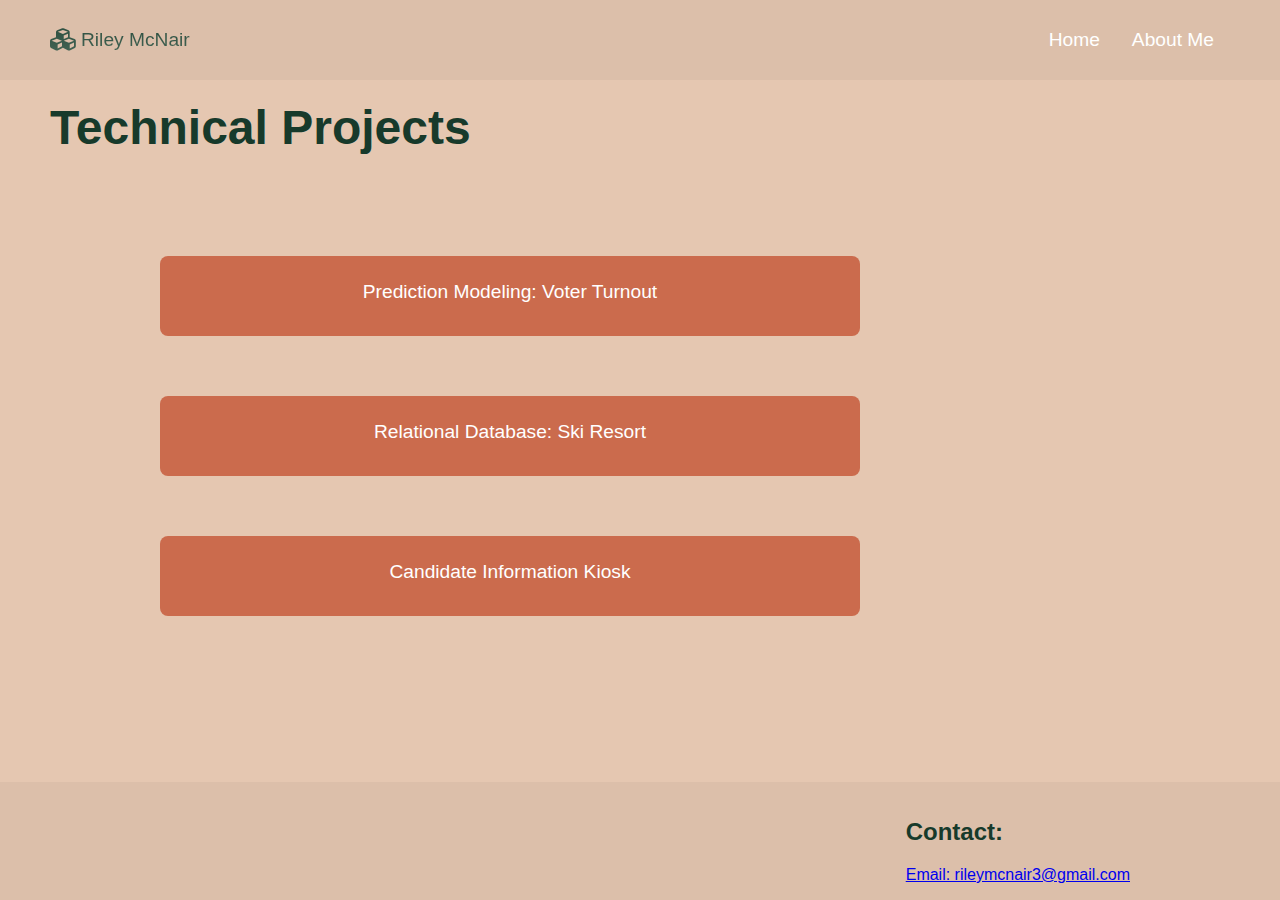
<file: index.html>
<!DOCTYPE html>
<html lang="en">
<head>
    <meta charset="UTF-8">
    <meta name="viewport" content="width=device-width, initial-scale=1.0">
    <title>Project Website</title>
    <link rel="stylesheet" href="style_2.css">
    <link rel="preconnect" href="https://fonts.googleapis.com">
    <link rel="preconnect" href="https://fonts.gstatic.com" crossorigin>
    <head>
        <link rel="stylesheet" href="https://cdnjs.cloudflare.com/ajax/libs/font-awesome/5.15.4/css/all.min.css" integrity="sha512-..." crossorigin="anonymous" />
      </head>
      
</head>
<body>
    <div class="wrapper">
        <!-- Navigation -->
        <nav class="navbar">
          <div class="navbar__container">
            <a href="https://rpmcnair.github.io/Website/" id="navbar__logo">
                <i class="fas fa-cubes fa-lg"></i> 
                Riley McNair</a>
            <div class="navbar__toggle" id="mobile-menu">
                <span class="bar"></span>
                <span class="bar"></span>
                <span class="bar"></span>
            </div>
            <ul class="navbar__menu">
                <li class="navbar__item">
                    <a href="https://rpmcnair.github.io/Website/" class="navbar__links">Home</a>
                </li>
                <li class="navbar__item">
                    <a href="https://rpmcnair.github.io/Website/aboutme.html" class="navbar__links">About Me</a>
                </li>
            </ul>
        </div>
    </nav>
    
   <!-- Main Content Area -->
   <main class="main">
    <!-- Title Section -->
    <h1 class="main__title">Technical Projects</h1>

    <!-- Grid of Project Buttons -->
    <div class="button-container">
        <!-- Project 1 -->
        <button class="main__btn">
            <a href="project1.html">Prediction Modeling: Voter Turnout</a>
        </button>

        <!-- Project 2 -->
        <button class="main__btn">
            <a href="project3.html">Relational Database: Ski Resort</a>
        </button>

        <!-- Project 3 -->
        <button class="main__btn">
            <a href="project2.html">Candidate Information Kiosk</a>
        </button>
    </div>
</main>


    <!-- Footer -->
    <footer class="footer__container">
        <div class="footer__links">
          <div class="footer__link--wrapper">
            <div class="footer__link--items">
              <h2>Contact:</h2>
              <a href="mailto:rileymcnair3@gmail.com">Email: rileymcnair3@gmail.com</a>
            </div>
          </div>
        </div>
      </footer>
    </div>
    
     
    <script src="app.js"></script>
</body>
</html>
</file>
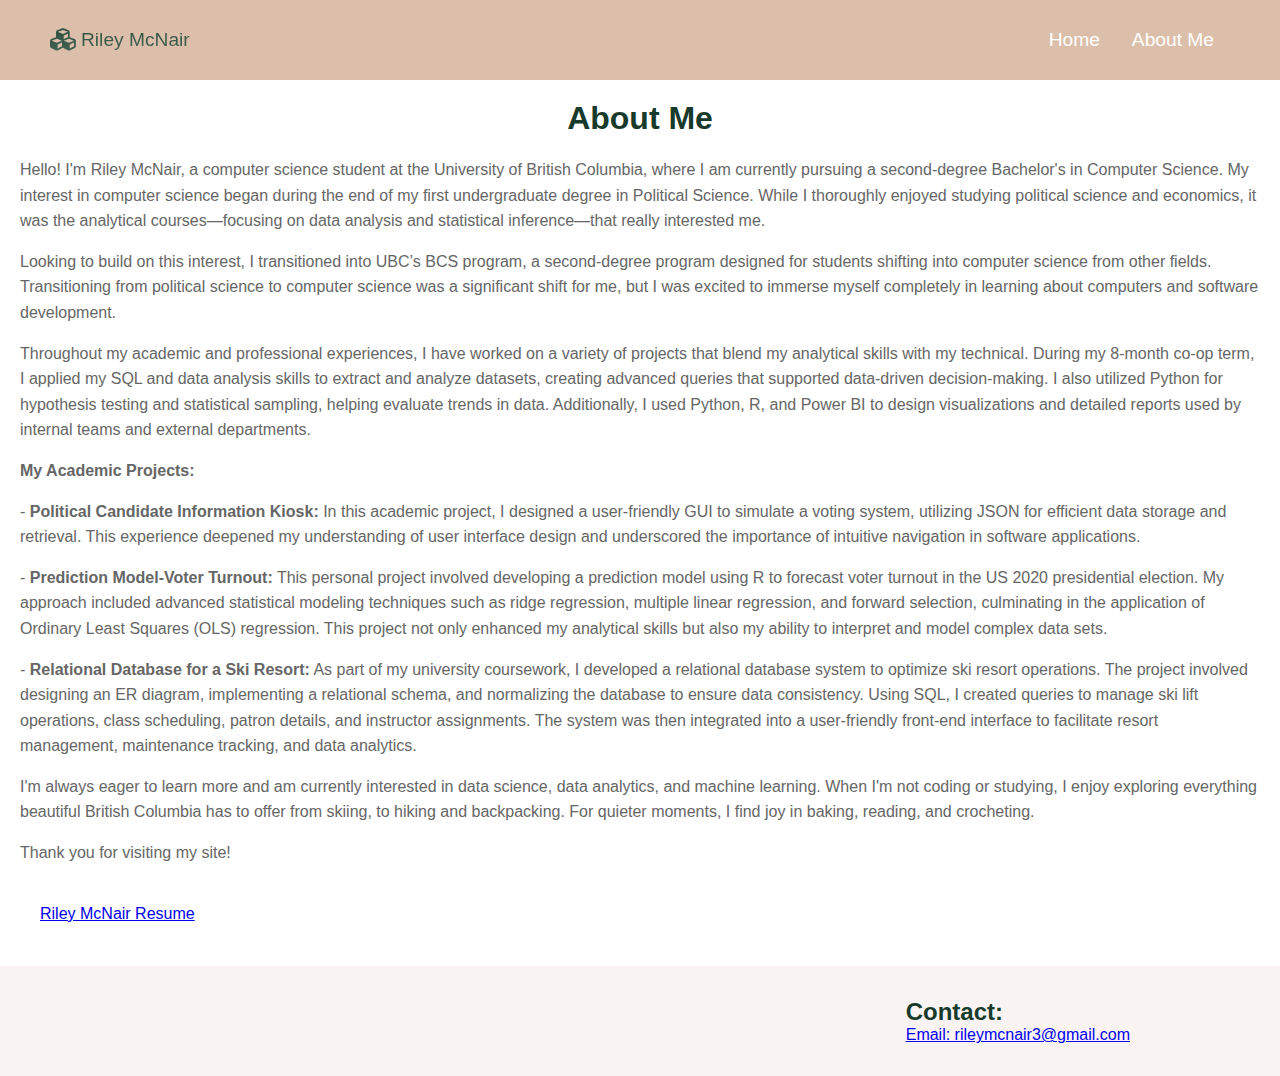
<file: aboutme.html>
<!DOCTYPE html>
<html lang="en">
<head>
    <meta charset="UTF-8">
    <meta name="viewport" content="width=device-width, initial-scale=1.0">
    <title>About Me</title>
    <link rel="stylesheet" href="style_p.css">
    <head>
        <link rel="stylesheet" href="https://cdnjs.cloudflare.com/ajax/libs/font-awesome/5.15.4/css/all.min.css" integrity="sha512-..." crossorigin="anonymous" />
      </head>
</head>
<body>
    <nav class="navbar">
        <div class="navbar__container">
            <a href="https://rpmcnair.github.io/Website/" id="navbar__logo">
                <i class="fas fa-cubes fa-lg"></i> 
                Riley McNair</a>
            <div class="navbar__toggle" id="mobile-menu">
                <span class="bar"></span>
                <span class="bar"></span>
                <span class="bar"></span>
            </div>
            <ul class="navbar__menu">
                <li class="navbar__item">
                    <a href="https://rpmcnair.github.io/Website/" class="navbar__links">Home</a>
                </li>
                <li class="navbar__item">
                    <a href="https://rpmcnair.github.io/Website/aboutme.html" class="navbar__links">About Me</a>
                </li>
            </ul>
        </div>
    </nav>

    <!-- Title Section for Project 2 -->
    <div class="project-title">
        <h1>About Me</h1>
    </div>

    <!-- Content Section for Project 2 -->
    <div class="project-content">

        <p>Hello! I'm Riley McNair, a computer science student at the University of British Columbia, 
            where I am currently pursuing a second-degree Bachelor's in Computer Science.  My interest in computer science began during the 
            end of my first undergraduate degree in Political Science. While I thoroughly enjoyed 
            studying political science and economics, it was the analytical courses—focusing on data analysis and statistical inference—that 
            really interested me. </p>
        <p>Looking to build on this interest, I transitioned into UBC’s BCS program, a second-degree program designed for students shifting 
            into computer science from other fields. Transitioning from political science to computer science was a significant shift for me, but I 
            was excited to immerse myself completely in learning about computers and software development.</p>
        <p> Throughout my academic and professional experiences, I have worked on a variety of projects that blend my analytical skills 
            with my technical. During my 8-month co-op term, I applied my SQL and data analysis skills to extract and analyze datasets, 
            creating advanced queries that supported data-driven decision-making. I also utilized Python for hypothesis testing and 
            statistical sampling, helping evaluate trends in data. Additionally, I used Python, R, and Power BI to design 
            visualizations and detailed reports used by internal teams and external departments.</p>

        <p><strong>My Academic Projects:</strong></p>
        <p>- <strong>Political Candidate Information Kiosk:</strong> In this academic project, I designed a user-friendly GUI to simulate a voting system, 
            utilizing JSON for efficient data storage and retrieval. This experience deepened my understanding of user interface design and 
            underscored the importance of intuitive navigation in software applications.</p>
        <p>- <strong>Prediction Model-Voter Turnout:</strong>  This personal project involved developing a prediction model using R to forecast voter 
            turnout in the US 2020 presidential election. My approach included advanced statistical modeling techniques such as ridge regression, multiple 
            linear regression, and forward selection, culminating in the application of Ordinary Least Squares (OLS) regression. This project not only enhanced 
            my analytical skills but also my ability to interpret and model complex data sets.</p>
        <p>- <strong>Relational Database for a Ski Resort:</strong> As part of my university coursework, I developed a relational database 
            system to optimize ski resort operations. The project involved designing an ER diagram, implementing a relational schema, and 
            normalizing the database to ensure data consistency. Using SQL, I created queries to manage ski lift operations, class scheduling, 
            patron details, and instructor assignments. The system was then integrated into a user-friendly front-end interface to facilitate 
            resort management, maintenance tracking, and data analytics.</p>   

        <p>I'm always eager to learn more and am currently interested in data science, data analytics, and machine learning. When I'm not coding or studying, 
            I enjoy exploring everything beautiful British Columbia has to offer from skiing, to hiking and backpacking. For quieter moments, 
            I find joy in baking, reading, and crocheting.</p>

        <p>Thank you for visiting my site!</p>


        <div class="project-content">
            <a href="https://rpmcnair.github.io/Website/pdf/Riley_McNair_Co-op_Resume.pdf" target="_blank">Riley McNair Resume</a>
        </div>
        
    </div>

             <!--Footer Section-->
             <div class="footer__container">
                <div class="footer__links">
                    <div class="footer__link--wrapper">
                        <div class="footer__link--items">
                            <h2>Contact:</h2>
                            <a href="mailto:rileymcnair3@gmail.com">Email: rileymcnair3@gmail.com</a>
                        </div>
                            </div>
                    </div>
                </div>
            </div>

    <script src="app.js"></script>
</body>
</html>
</file>
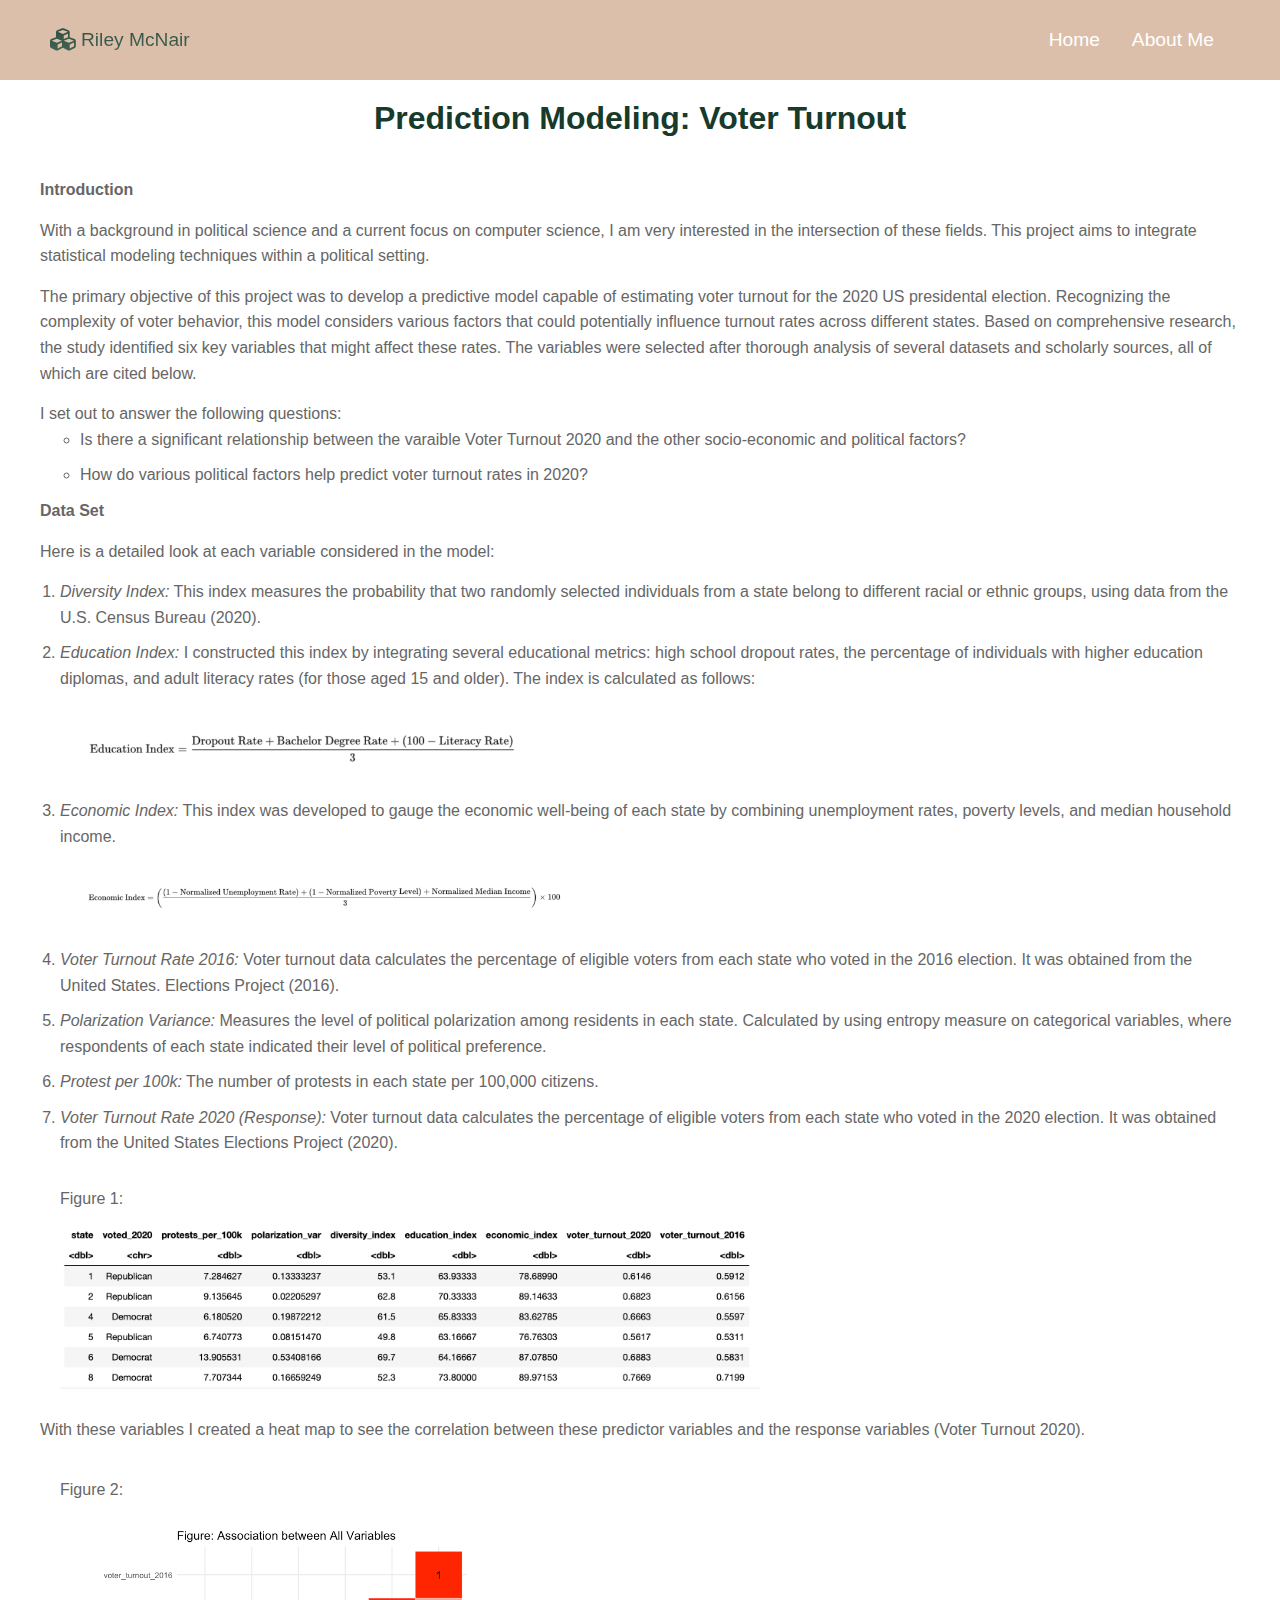
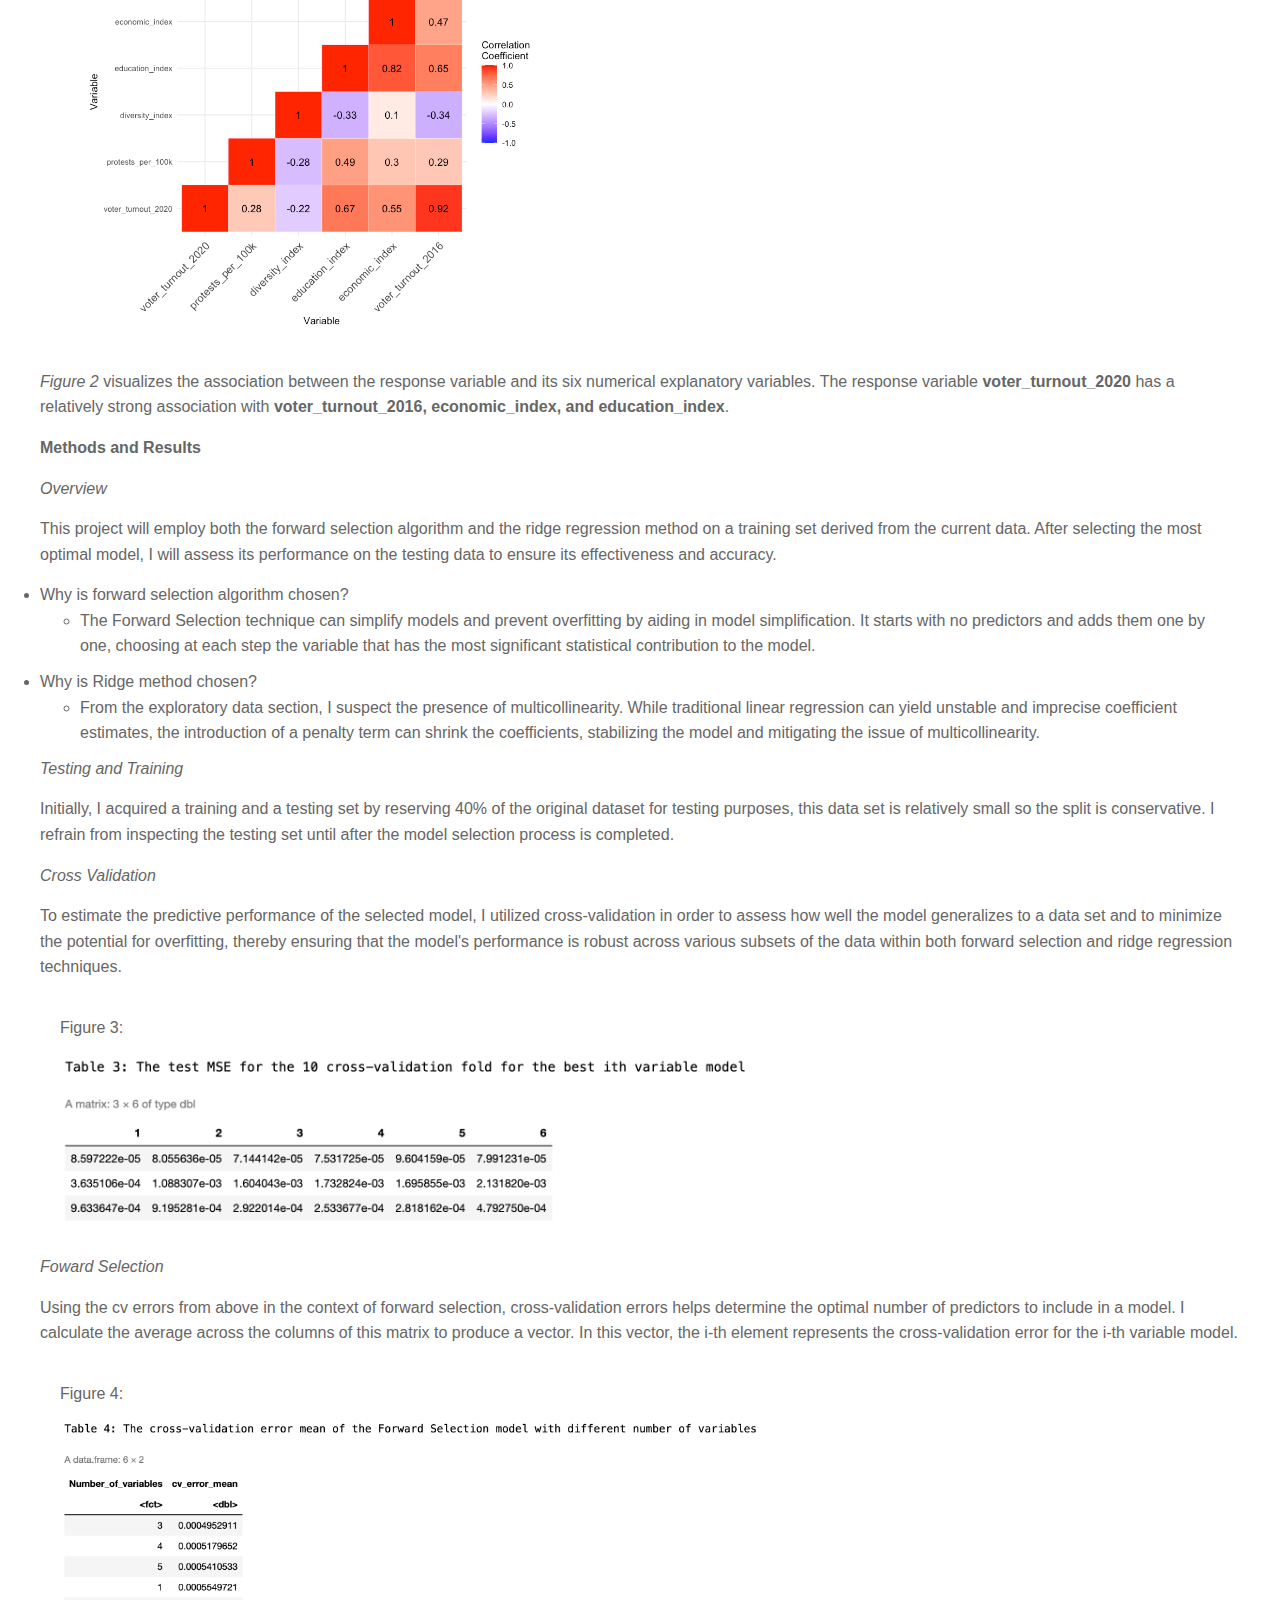
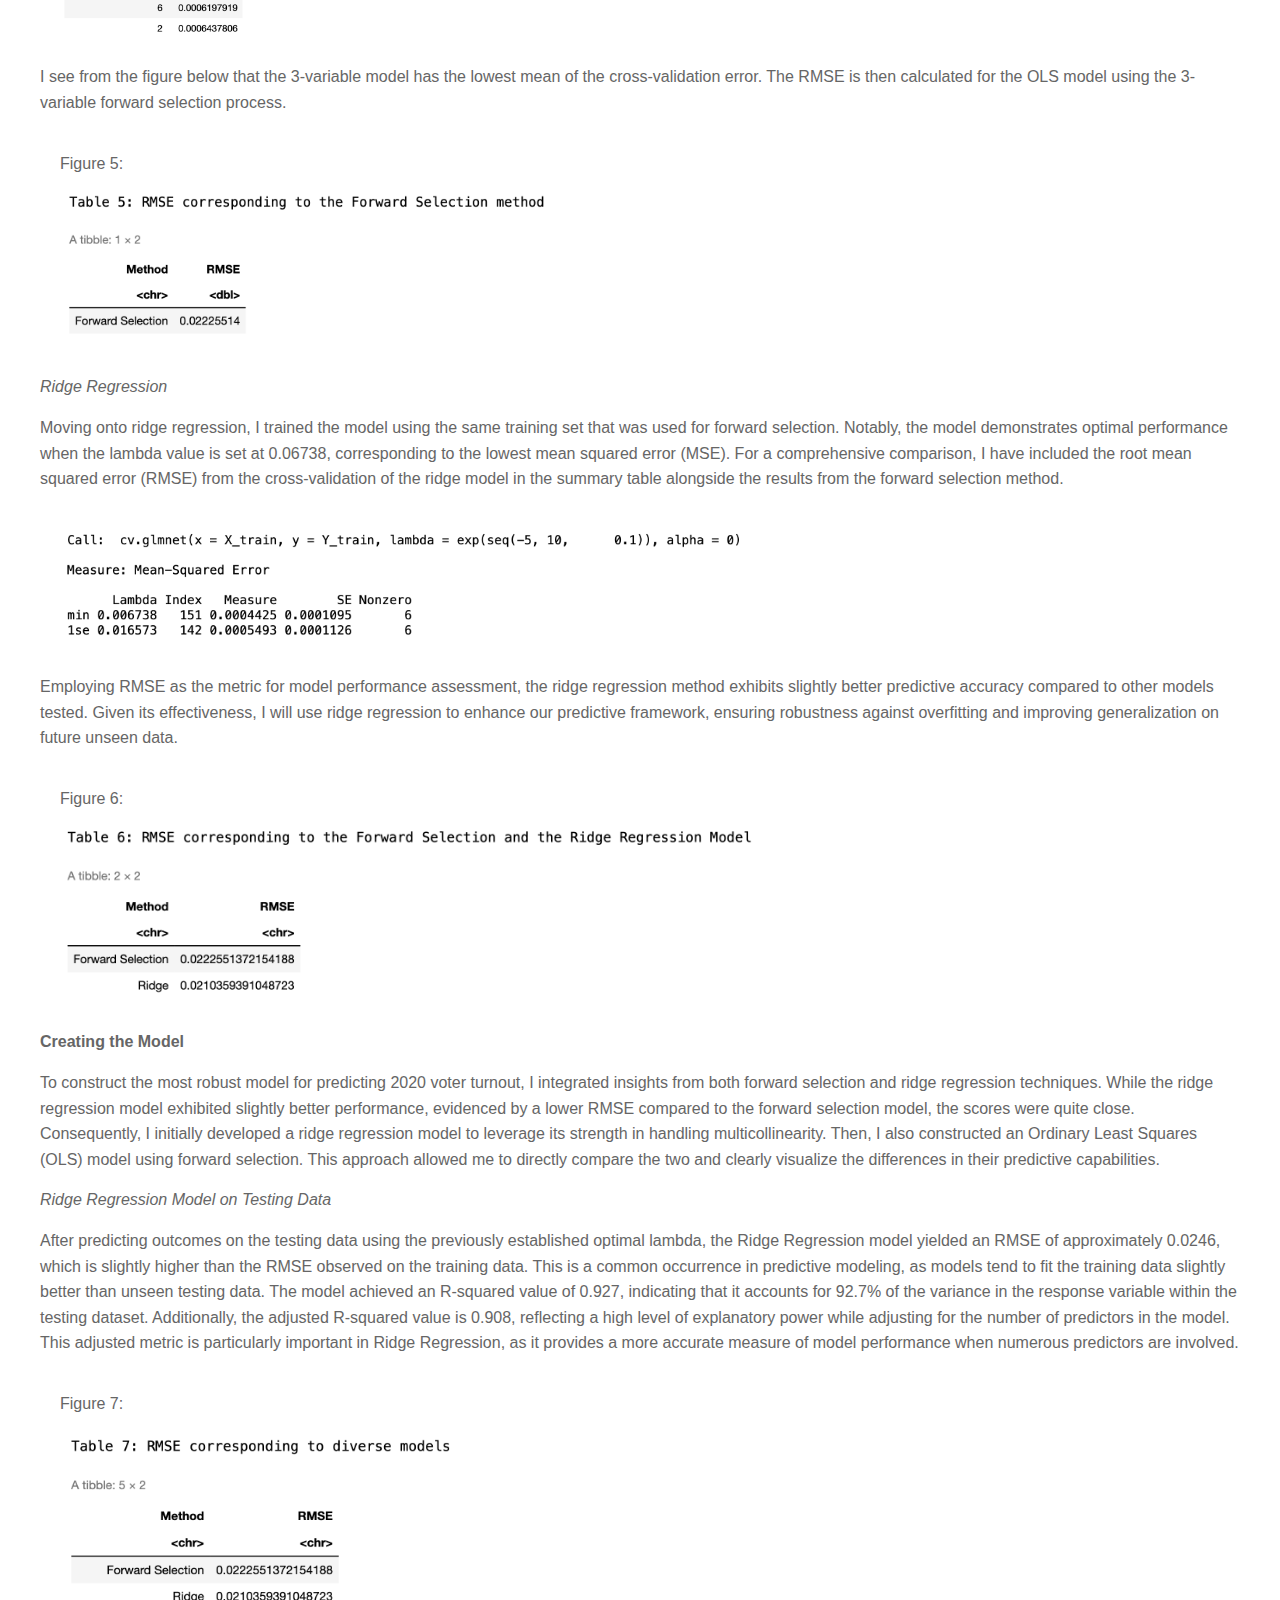
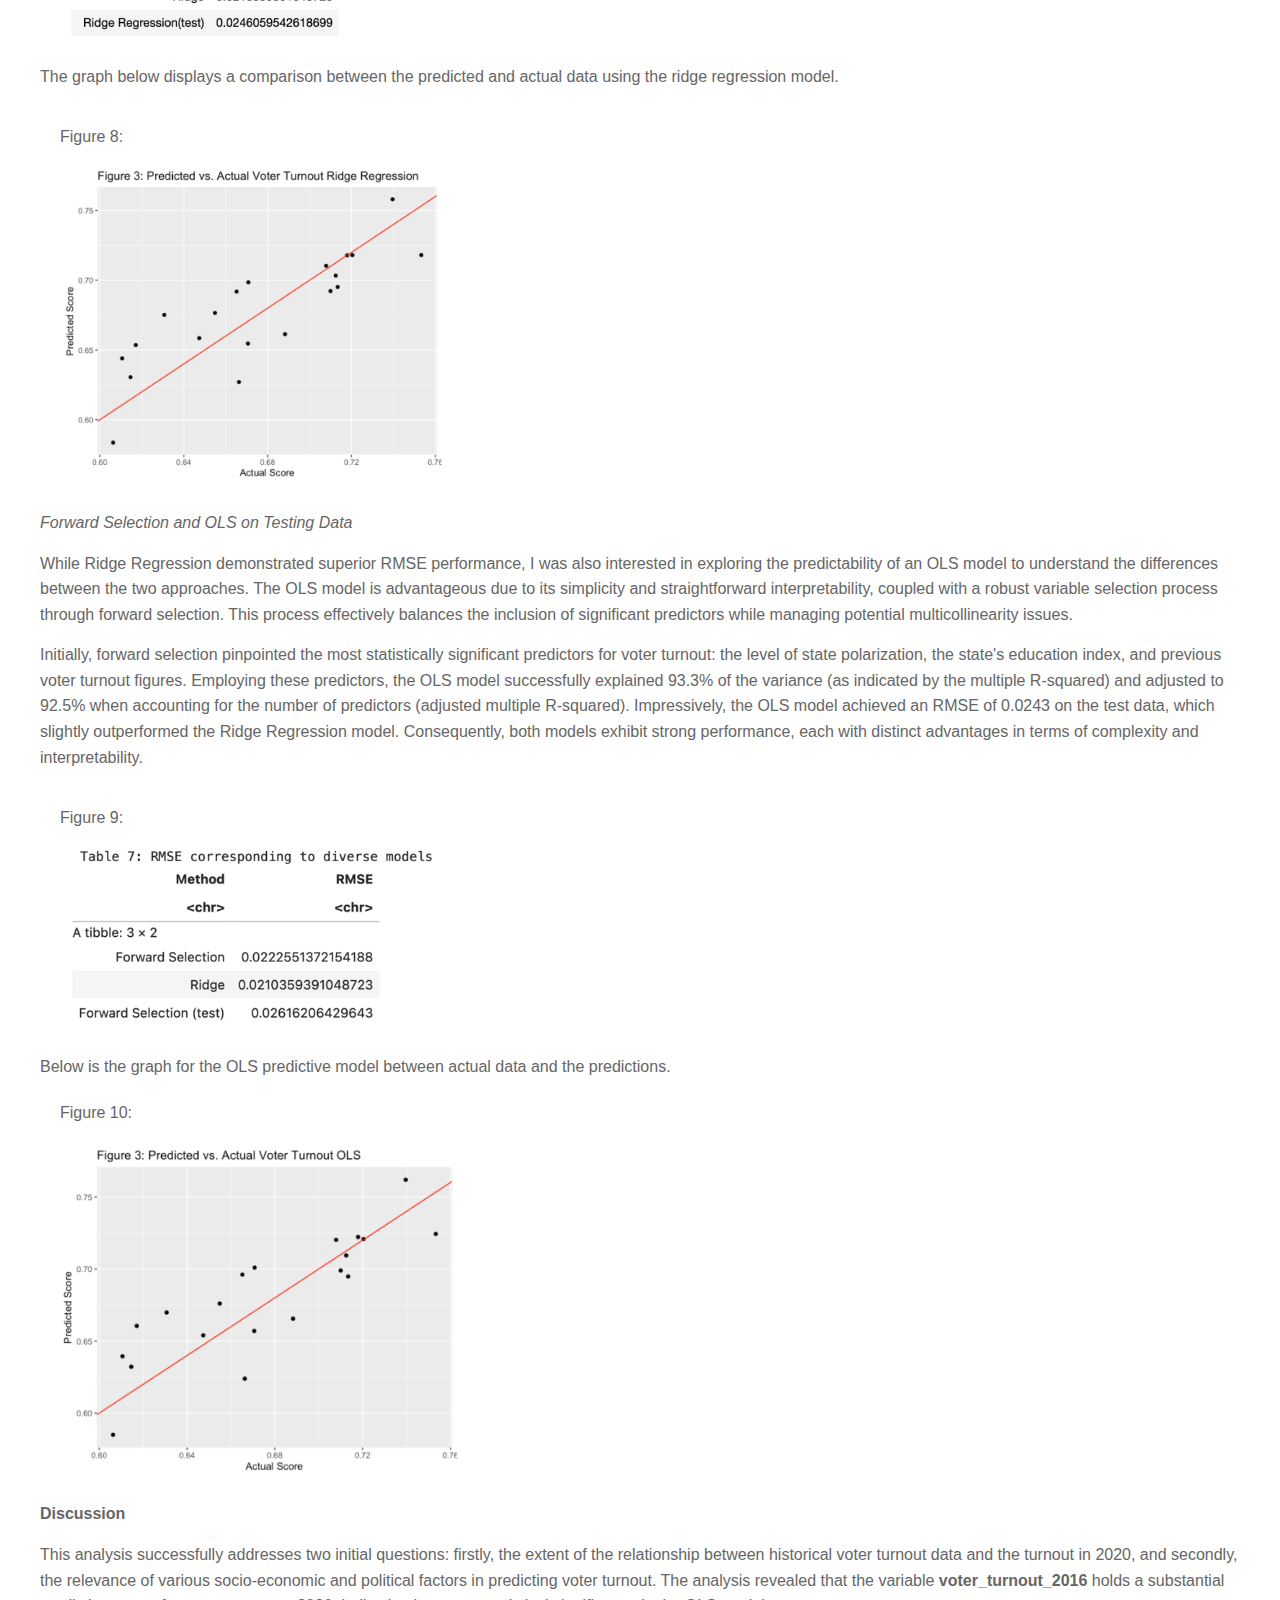
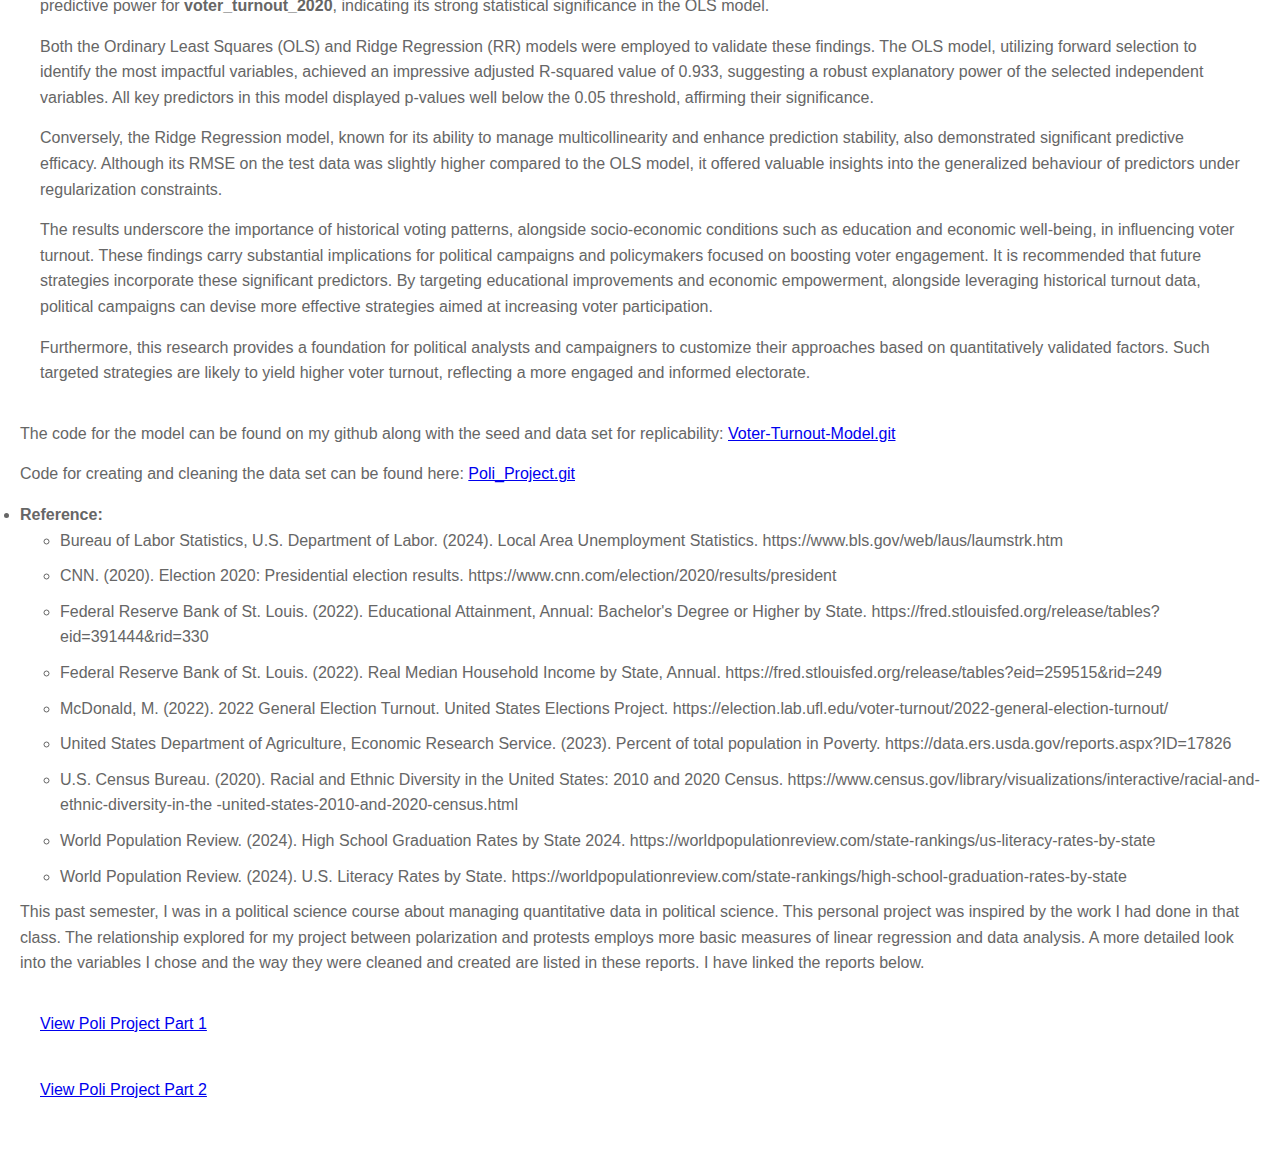
<file: project1.html>
<!DOCTYPE html>
<html lang="en">
<head>
    <meta charset="UTF-8">
    <meta name="viewport" content="width=device-width, initial-scale=1.0">
    <title>Project 1: Prediction Model </title>
    <link rel="stylesheet" href="style_p.css">
    <link rel="stylesheet" href="https://cdnjs.cloudflare.com/ajax/libs/font-awesome/5.15.4/css/all.min.css" integrity="sha512-..." crossorigin="anonymous" />
      
</head>
<body>
    <nav class="navbar">
        <div class="navbar__container">
            <a href="https://rpmcnair.github.io/Website/" id="navbar__logo">
                <i class="fas fa-cubes fa-lg"></i> 
                Riley McNair</a>
            <div class="navbar__toggle" id="mobile-menu">
                <span class="bar"></span>
                <span class="bar"></span>
                <span class="bar"></span>
            </div>
            <ul class="navbar__menu">
                <li class="navbar__item">
                    <a href="https://rpmcnair.github.io/Website/" class="navbar__links">Home</a>
                </li>
                <li class="navbar__item">
                    <a href="https://rpmcnair.github.io/Website/aboutme.html" class="navbar__links">About Me</a>
                </li>
            </ul>
        </div>
    </nav>

    <!-- Title Section -->
    <div class="project-title">
        <h1>Prediction Modeling: Voter Turnout</h1>
    </div>

    <!-- Content Section -->
    <div class="project-content">
        <div class="project-content">
            <p><strong>Introduction</strong></p>
            <p>With a background in political science and a current focus on computer science, I am very interested in the 
                intersection of these fields. This project aims to integrate statistical modeling techniques within a 
                political setting.</p>

            <p>The primary objective of this project was to develop a predictive model capable of estimating voter turnout 
                for the 2020 US presidental election. Recognizing the complexity of voter behavior, this model considers various factors 
                that could potentially influence turnout rates across different states. Based on comprehensive research, 
                the study identified six key variables that might affect these rates. The variables were selected after 
                thorough analysis of several datasets and scholarly sources, all of which are cited below.</p>

            <p>
                <ul>
                    I set out to answer the following questions: 
                      <ul class="nested">
                        <li>Is there a significant relationship between the varaible Voter Turnout 2020 and the other 
                            socio-economic and political factors?</li>
                        <li>How do various political factors help predict voter turnout rates in 2020?</li>
                      </ul>
                  </ul>
                
            
            <p><strong>Data Set</strong></p>
            <p>Here is a detailed look at each variable considered in the model:</p>
            
            <ol>
                <li><i>Diversity Index:</i> This index measures the probability that two randomly selected 
                    individuals from a state belong to different racial or ethnic groups, using data from the U.S. Census 
                    Bureau (2020).</li>
                <li><i>Education Index:</i> I constructed this index by integrating several educational metrics:
                    high school dropout rates, the percentage of individuals with higher education diplomas,
                    and adult literacy rates (for those aged 15 and older). The index is calculated as follows:</li>
                    <div class="project-content">
                        <img src="images/education_index.png" alt="Education_Index" style="width: 450px; height: auto;">
                    </div>
                <li><i>Economic Index:</i> This index was developed to gauge the economic 
                    well-being of each state by combining unemployment rates, poverty levels, and median 
                    household income.</li>
                    <div class="project-content">
                        <img src="images/economic_index.png" alt="Economic_Index" style="width: 500px; height: auto;">
                    </div>
                <li><i>Voter Turnout Rate 2016:</i> Voter turnout data calculates the percentage of eligible
                    voters from each state who voted in the 2016 election. It was obtained from the  United States. 
                    Elections Project (2016).</li>
                <li><i>Polarization Variance:</i> Measures the level of political polarization among residents 
                    in each state. Calculated by using entropy measure on categorical variables, where respondents of each state
                    indicated their level of political preference. </li>
                <li><i>Protest per 100k:</i> The number of protests in each state per 100,000 citizens. </li>
                <li><i>Voter Turnout Rate 2020 (Response):</i> Voter turnout data calculates the percentage of eligible
                    voters from each state who voted in the 2020 election. It was obtained from the  United States 
                    Elections Project (2020).</li>
            </ol>

            <div class="project-content">
                <p>Figure 1:</p>
                <img src="images/dataset.png" alt="Data set" style="width: 700px; height: auto;">
            </div>

            <p>With these variables I created a heat map to see the correlation between these predictor variables 
                and the response variables (Voter Turnout 2020).
            </p>

            <div class="project-content">
                <p>Figure 2:</p>
                <img src="images/heatmap2.png" alt="Variable Heat Map" style="width: 500px; height: auto;">
            
            </div>

            <p><i>Figure 2</i> visualizes the association between the response variable and its six numerical explanatory 
                variables. The response variable <b>voter_turnout_2020</b> has a relatively strong association with
                <b>voter_turnout_2016, economic_index, and education_index</b>. </p>

            <p><strong>Methods and Results</strong></p>
            <p><i>Overview</i></p> 
            <p> This project will employ both the forward selection algorithm and the ridge regression method on a 
                training set derived from the current data. After selecting the most optimal model, I will assess its 
                performance on the testing data to ensure its effectiveness and accuracy. </p>

                <ul>
                    <li>Why is forward selection algorithm chosen?
                      <ul class="nested">
                        <li>The Forward Selection technique can simplify models and prevent overfitting by aiding in model 
                            simplification. It starts with no predictors and adds them one by one, choosing at each step the 
                            variable that has the most significant statistical contribution to the model.</li>
                      </ul>
                    </li>
                  </ul>

                  <ul>
                    <li>Why is Ridge method chosen?
                      <ul class="nested">
                        <li>From the exploratory data section, I suspect the presence of multicollinearity. While 
                            traditional linear regression can yield unstable and imprecise coefficient estimates, 
                            the introduction of a penalty term can shrink the coefficients, stabilizing the model and 
                            mitigating the issue of multicollinearity.</li>
                      </ul>
                    </li>
                  </ul>
            
            <p><i>Testing and Training</i></p>
            <p>Initially, I acquired a training and a testing set by reserving 40% of the original dataset for testing 
                purposes, this data set is relatively small so the split is conservative. I refrain from inspecting the 
                testing set until after the model selection process is completed. </p>
            
            <p><i>Cross Validation</i></p>
            <p>To estimate the predictive performance of the selected model, I utilized cross-validation in order to 
                assess how well the model generalizes to a data set and to minimize the potential for overfitting, 
                thereby ensuring that the model's performance is robust across various subsets of the data within both 
                forward selection and ridge regression techniques. </p>
            
                <div class="project-content">
                    <p>Figure 3:</p>
                    <img src="images/cross-validation.png" alt="MSE of CV for FS" style="width: 700px; height: auto;">
                </div>

            <p><i>Foward Selection</i></p>
            <p>Using the cv errors from above in the context of forward selection, cross-validation errors helps determine 
                the optimal number of predictors to include in a model. I calculate the average across the columns of this 
                matrix to produce a vector. In this vector, the i-th element represents the cross-validation error for the 
                i-th variable model.</p>

                <div class="project-content">
                    <p>Figure 4:</p>
                    <img src="images/foward_selection_cv_error_mean.png" alt="CV variables" style="width: 700px; height: auto;">
                </div>

            <p>I see from the figure below that the 3-variable model has the lowest mean of the cross-validation error. 
                The RMSE is then calculated for the OLS model using the 3-variable forward selection process. </p>
                <div class="project-content">
                    <p>Figure 5:</p>
                    <img src="images/RMSE_fs.png" alt="RMSE FS" style="width: 500px; height: auto;">
                </div>


            <p><i>Ridge Regression</i></p>
            <p>Moving onto ridge regression, I trained the model using the same training set that was used for forward 
                selection. Notably, the model demonstrates optimal performance when the lambda value is set at 0.06738, 
                corresponding to the lowest mean squared error (MSE). For a comprehensive comparison, I have included 
                the root mean squared error (RMSE) from the cross-validation of the ridge model in the summary table 
                alongside the results from the forward selection method.</p>
                <div class="project-content">
                    <img src="images/ridge_mse.png" alt="RMSE FS" style="width: 700px; height: auto;">
                </div>
            <p>Employing RMSE as the metric for model performance assessment, the ridge regression method exhibits
                slightly better predictive accuracy compared to other models tested. Given its effectiveness, I will use 
                ridge regression to enhance our predictive framework, ensuring robustness against overfitting and 
                improving generalization on future unseen data. </p>
                <div class="project-content">
                    <p>Figure 6:</p>
                    <img src="images/this_one.png" alt="RMSE FS" style="width: 700px; height: auto;">
                </div>


            <p><b>Creating the Model</b></p>

            <p>To construct the most robust model for predicting 2020 voter turnout, I integrated insights from both 
                forward selection and ridge regression techniques. While the ridge regression model exhibited slightly 
                better performance, evidenced by a lower RMSE compared to the forward selection model, the scores 
                were quite close. Consequently, I initially developed a ridge regression model to leverage its strength 
                in handling multicollinearity. Then, I also constructed an Ordinary Least Squares (OLS) model using 
                forward selection. This approach allowed me to directly compare the two and clearly visualize the 
                differences in their predictive capabilities. </p>

            <p><i>Ridge Regression Model on Testing Data</i></p>
            <p>After predicting outcomes on the testing data using the previously established optimal lambda, the Ridge 
                Regression model yielded an RMSE of approximately 0.0246, which is slightly higher than the RMSE observed 
                on the training data. This is a common occurrence in predictive modeling, as models tend to fit the 
                training data slightly better than unseen testing data. The model achieved an R-squared value of 0.927, 
                indicating that it accounts for 92.7% of the variance in the response variable within the testing dataset. 
                Additionally, the adjusted R-squared value is 0.908, reflecting a high level of explanatory power while 
                adjusting for the number of predictors in the model. This adjusted metric is particularly important in 
                Ridge Regression, as it provides a more accurate measure of model performance when numerous predictors 
                are involved.</p>
                <div class="project-content">
                    <p>Figure 7:</p>
                    <img src="images/RMSE_rr_test.png" alt="RMSE FS" style="width: 400px; height: auto;">
                </div>
            
            <p>The graph below displays a comparison between the predicted and actual data using the ridge regression model.</p>
            <div class="project-content">
                <p>Figure 8:</p>
                <img src="images/graph_rr.png" alt="RMSE FS" style="width: 400px; height: auto;">
            </div>

            <p><i>Forward Selection and OLS on Testing Data</i></p>
            <p>While Ridge Regression demonstrated superior RMSE performance, I was also interested in exploring the 
                predictability of an OLS model to understand the differences between the two approaches. The OLS model 
                is advantageous due to its simplicity and straightforward interpretability, coupled with a robust 
                variable selection process through forward selection. This process effectively balances the inclusion 
                of significant predictors while managing potential multicollinearity issues.</p>
            
            <p>Initially, forward selection pinpointed the most statistically significant predictors for voter turnout: 
                the level of state polarization, the state's education index, and previous voter turnout figures. 
                Employing these predictors, the OLS model successfully explained 93.3% of the variance (as indicated by 
                the multiple R-squared) and adjusted to 92.5% when accounting for the number of predictors (adjusted 
                multiple R-squared). Impressively, the OLS model achieved an RMSE of 0.0243 on the test data, which 
                slightly outperformed the Ridge Regression model. Consequently, both models exhibit strong performance, 
                each with distinct advantages in terms of complexity and interpretability.</p>

            <div class="project-content">
                <p>Figure 9:</p>
                <img src="images/rmse_train_both.png" alt="RMSE FS" style="width: 400px; height: auto;">
            </div>

            Below is the graph for the OLS predictive model between actual data and the predictions.
            <div class="project-content">
                <p>Figure 10:</p>
                <img src="images/graph_fs.png" alt="RMSE FS" style="width: 400px; height: auto;">
            </div>

        
        <p><strong>Discussion</strong></p>
        <p>This analysis successfully addresses two initial questions: firstly, the extent of the relationship between 
            historical voter turnout data and the turnout in 2020, and secondly, the relevance of various socio-economic 
            and political factors in predicting voter turnout. The analysis revealed that the variable 
            <b>voter_turnout_2016</b> holds a substantial predictive power for <b>voter_turnout_2020</b>, indicating its 
            strong statistical significance in the OLS model.</p>
        <p>Both the Ordinary Least Squares (OLS) and Ridge Regression (RR) models were employed to validate these findings. 
            The OLS model, utilizing forward selection to identify the most impactful variables, achieved an impressive 
            adjusted R-squared value of 0.933, suggesting a robust explanatory power of the selected independent variables. 
            All key predictors in this model displayed p-values well below the 0.05 threshold, affirming their significance.</p>
        <p> Conversely, the Ridge Regression model, known for its ability to manage multicollinearity and enhance 
            prediction stability, also demonstrated significant predictive efficacy. Although its RMSE on the test 
            data was slightly higher compared to the OLS model, it offered valuable insights into the generalized 
            behaviour of predictors under regularization constraints.</p>
        <p>The results underscore the importance of historical voting patterns, alongside socio-economic conditions such 
            as education and economic well-being, in influencing voter turnout. These findings carry substantial 
            implications for political campaigns and policymakers focused on boosting voter engagement. It is recommended 
            that future strategies incorporate these significant predictors. By targeting educational improvements and 
            economic empowerment, alongside leveraging historical turnout data, political campaigns can devise more 
            effective strategies aimed at increasing voter participation.</p>
        <p>Furthermore, this research provides a foundation for political analysts and campaigners to customize their 
            approaches based on quantitatively validated factors. Such targeted strategies are likely to yield higher 
            voter turnout, reflecting a more engaged and informed electorate.</p>
        </div>

        <p>The code for the model can be found on my github along with the seed and data set for replicability: 
            <a href="https://github.com/rpmcnair/Voter-Turnout-Model" target="_blank">Voter-Turnout-Model.git</a></p>
        <p>Code for creating and cleaning the data set can be found here: 
                <a href="https://github.com/rpmcnair/Poli_381_Project" target="_blank">Poli_Project.git</a></p>
        <ul>
            <li><b>Reference:</b>
              <ul class="nested">
                <li>Bureau of Labor Statistics, U.S. Department of Labor. (2024). Local Area Unemployment Statistics.
                    https://www.bls.gov/web/laus/laumstrk.htm</li>
                <li>CNN. (2020). Election 2020: Presidential election results. https://www.cnn.com/election/2020/results/president</li>
                <li>Federal Reserve Bank of St. Louis. (2022). Educational Attainment, Annual: Bachelor's Degree or Higher by State. https://fred.stlouisfed.org/release/tables?eid=391444&rid=330</li>
                <li>Federal Reserve Bank of St. Louis. (2022). Real Median Household Income by State, Annual. https://fred.stlouisfed.org/release/tables?eid=259515&rid=249</li>
                <li>McDonald, M. (2022). 2022 General Election Turnout. United States Elections Project. https://election.lab.ufl.edu/voter-turnout/2022-general-election-turnout/</li>
                <li>United States Department of Agriculture, Economic Research Service. (2023). Percent of total population in Poverty. https://data.ers.usda.gov/reports.aspx?ID=17826</li>
                <li>U.S. Census Bureau. (2020). Racial and Ethnic Diversity in the United States: 2010 and 2020 Census. https://www.census.gov/library/visualizations/interactive/racial-and-ethnic-diversity-in-the -united-states-2010-and-2020-census.html</li>
                <li>World Population Review. (2024). High School Graduation Rates by State 2024. https://worldpopulationreview.com/state-rankings/us-literacy-rates-by-state</li>
                <li>World Population Review. (2024). U.S. Literacy Rates by State. https://worldpopulationreview.com/state-rankings/high-school-graduation-rates-by-state</li>
              </ul>
            </li>
          </ul>
        
        <p>This past semester, I was in a political science course about managing quantitative data in political science. 
            This personal project was inspired by the work I had done in that class. The relationship explored for my 
            project between polarization and protests employs more basic measures of linear regression and data analysis. 
            A more detailed look into the variables I chose and the way they were cleaned and created are listed in these 
            reports. I have linked the reports below.
            <div class="project-content">
                <a href="https://rpmcnair.github.io/Website/pdf/project_part_b.pdf" target="_blank">View Poli Project Part 1</a>
            </div>
            <div class="project-content">
                <a href="https://rpmcnair.github.io/Website/pdf/project_part_c.pdf" target="_blank">View Poli Project Part 2</a>
            </div>
        </p>
    </div>

    <script src="app.js"></script>
</body>
</html>
</file>
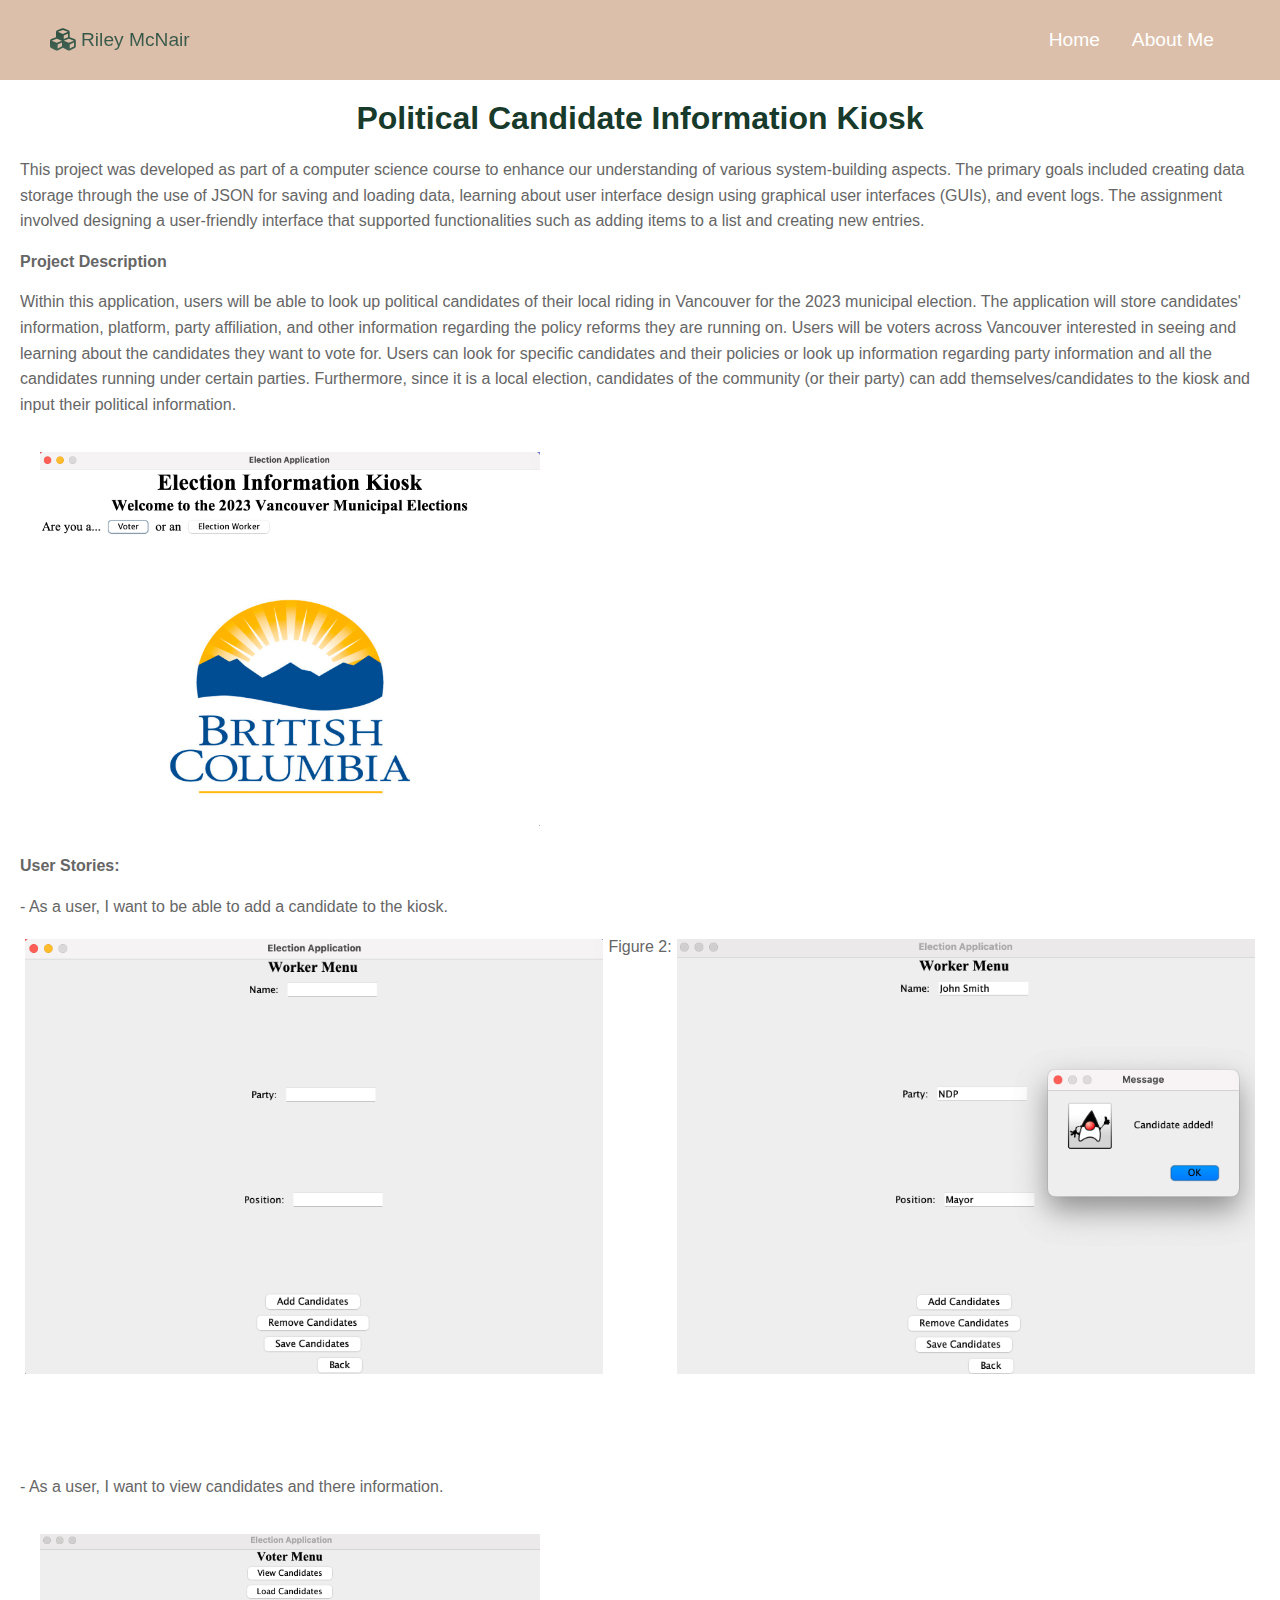
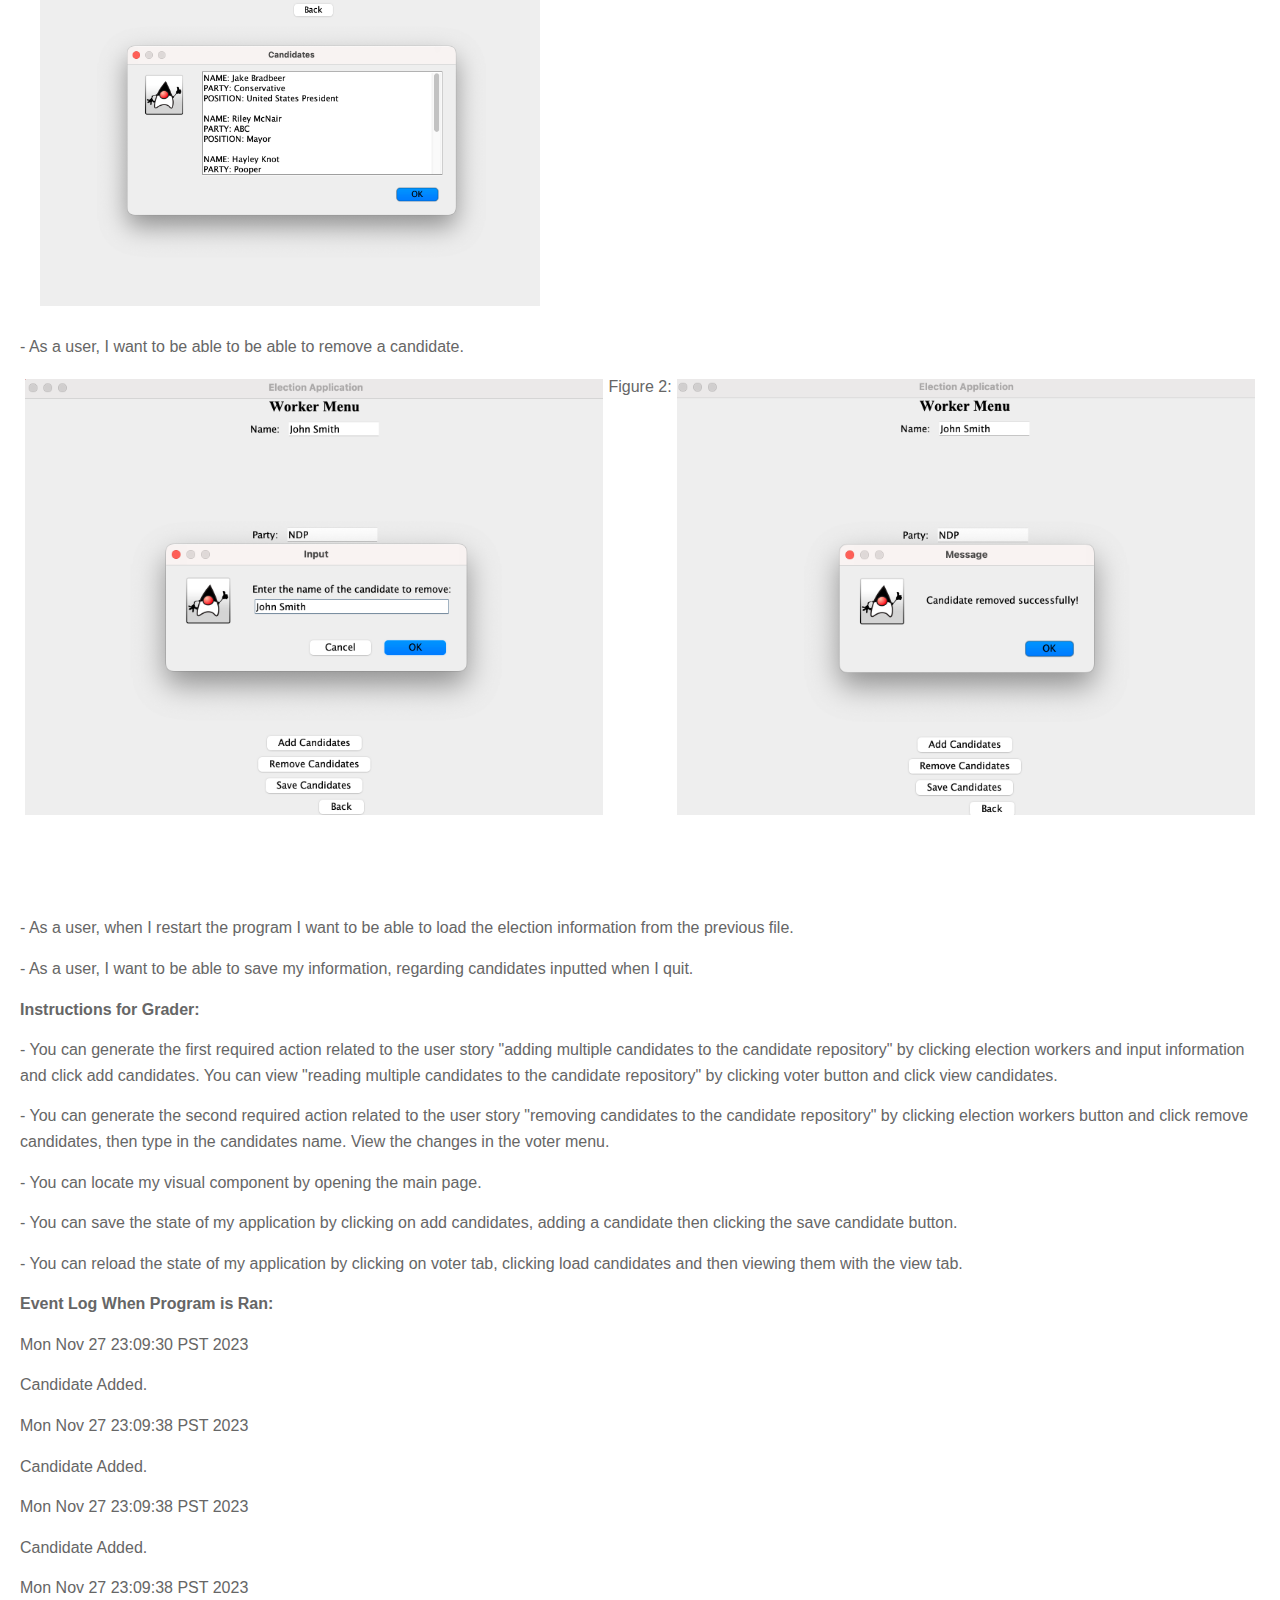
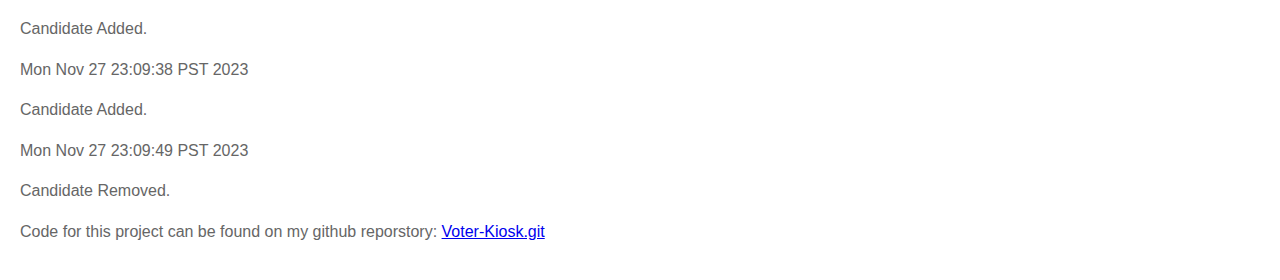
<file: project2.html>
<!DOCTYPE html>
<html lang="en">
<head>
    <meta charset="UTF-8">
    <meta name="viewport" content="width=device-width, initial-scale=1.0">
    <title>Project 2: Voting Kiosk (Java)</title>
    <link rel="stylesheet" href="style_p.css">
    <link rel="stylesheet" href="https://cdnjs.cloudflare.com/ajax/libs/font-awesome/5.15.4/css/all.min.css" integrity="sha512-..." crossorigin="anonymous" />
</head>
<body>
    <nav class="navbar">
        <div class="navbar__container">
            <a href="https://rpmcnair.github.io/Website/" id="navbar__logo">
                <i class="fas fa-cubes fa-lg"></i> 
                Riley McNair</a>
            <div class="navbar__toggle" id="mobile-menu">
                <span class="bar"></span>
                <span class="bar"></span>
                <span class="bar"></span>
            </div>
            <ul class="navbar__menu">
                <li class="navbar__item">
                    <a href="https://rpmcnair.github.io/Website/" class="navbar__links">Home</a>
                </li>
                <li class="navbar__item">
                    <a href="https://rpmcnair.github.io/Website/aboutme.html" class="navbar__links">About Me</a>
                </li>
            </ul>
        </div>
    </nav>

    <!-- Title Section for Project 2 -->
    <div class="project-title">
        <h1>Political Candidate Information Kiosk</h1>
    </div>

    <!-- Content Section for Project 2 -->
    <div class="project-content">
        <p>This project was developed as part of a computer science course to enhance our understanding of various system-building aspects. 
            The primary goals included creating data storage through the use of JSON for saving and loading data, 
            learning about user interface design using graphical user interfaces (GUIs), and event logs. The assignment involved designing a user-friendly 
            interface that supported functionalities such as adding items to a list and creating new entries.
        </p>
        
        <p><strong>Project Description</strong></p>
        <p>Within this application, users will be able to look up political candidates of their local riding in Vancouver 
        for the 2023 municipal election. The application will store candidates' information, platform, party affiliation, 
        and other information regarding the policy reforms they are running on. Users will be voters across Vancouver 
        interested in seeing and learning about the candidates they want to vote for. Users can look for specific candidates 
        and their policies or look up information regarding party information and all the candidates running under certain 
        parties. Furthermore, since it is a local election, candidates of the community (or their party) can add 
        themselves/candidates to the kiosk and input their political information.</p>
        <div class="project-content">
            <img src="images/image_1.png" alt="Home Page" style="width: 500px; height: auto;">
        </div>

        <p><strong>User Stories:</strong></p>
        <p>- As a user, I want to be able to add a candidate to the kiosk.</p>
        <div class="image-container">
            <img src="images/image_2.png" alt="Add User" style="width: 400px; height: auto;">
            <p>Figure 2:</p>
            <img src="images/image_3.png" alt="Add User" style="width: 400px; height: auto;">
        
        </div>
        <p>- As a user, I want to view candidates and there information.</p>
        <div class="project-content">
            <img src="images/image_4.png" alt="Home Page" style="width: 500px; height: auto;">
        </div>
        <p>- As a user, I want to be able to be able to remove a candidate.</p>
        <div class="image-container">
            <img src="images/image_5.png" alt="Remove User" style="width: 400px; height: auto;">
            <p>Figure 2:</p>
            <img src="images/image_6.png" alt="Remove User" style="width: 400px; height: auto;">
        
        </div>
        <p>- As a user, when I restart the program I want to be able to load the election information from the previous file. </p>
        <p>- As a user, I want to be able to save my information, regarding candidates inputted when I quit.</p>
        

        <p><strong>Instructions for Grader:</strong></p>
        <p>- You can generate the first required action related to the user story "adding multiple candidates to the candidate repository" by clicking election workers and input information and click add candidates. You can view "reading multiple candidates to the candidate repository" by clicking voter button and click view candidates.</p>
        <p>- You can generate the second required action related to the user story "removing candidates to the candidate repository" by clicking election workers button and click remove candidates, then type in the candidates name. View the changes in the voter menu.</p>
        <p>- You can locate my visual component by opening the main page. </p>
        <p>- You can save the state of my application by clicking on add candidates, adding a candidate then clicking the save candidate button.</p>
        <p>- You can reload the state of my application by clicking on voter tab, clicking load candidates and then viewing them with the view tab.  </p>

        <p><strong>Event Log When Program is Ran:</strong></p>
        <p>Mon Nov 27 23:09:30 PST 2023 </p>

        <p>   Candidate Added.  </p>
            
        <p>  Mon Nov 27 23:09:38 PST 2023   </p>
            
        <p>    Candidate Added.  </p>
            
        <p>    Mon Nov 27 23:09:38 PST 2023  </p>
            
        <p>    Candidate Added.  </p>
            
        <p>    Mon Nov 27 23:09:38 PST 2023  </p>
            
        <p>    Candidate Added.  </p>
            
        <p>    Mon Nov 27 23:09:38 PST 2023  </p>
            
        <p>    Candidate Added.  </p>
            
        <p>    Mon Nov 27 23:09:49 PST 2023  </p>
            
        <p>    Candidate Removed.  </p>

        <p>Code for this project can be found on my github reporstory: 
            <a href="https://github.com/rpmcnair/Voter-Kiosk" target="_blank">Voter-Kiosk.git</a></p>

    </div>

    <script src="app.js"></script>
</body>
</html>
</file>
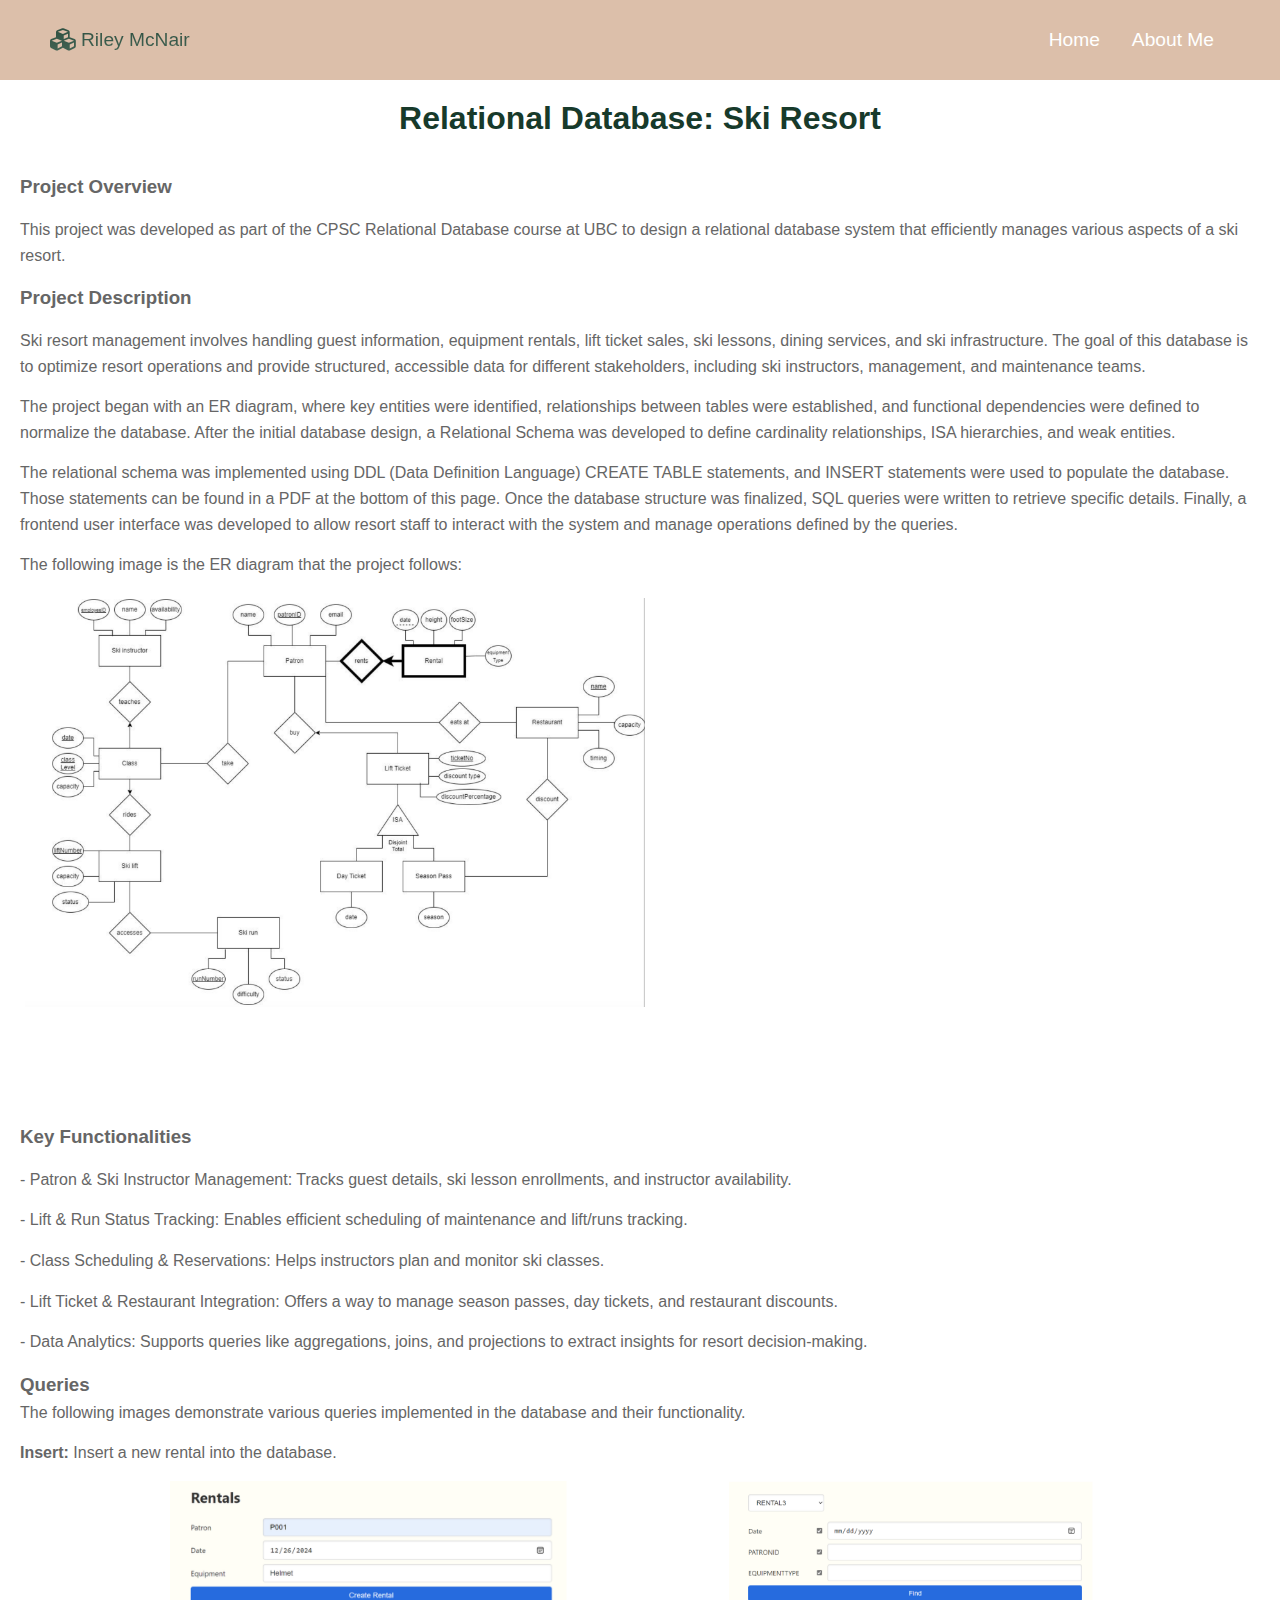
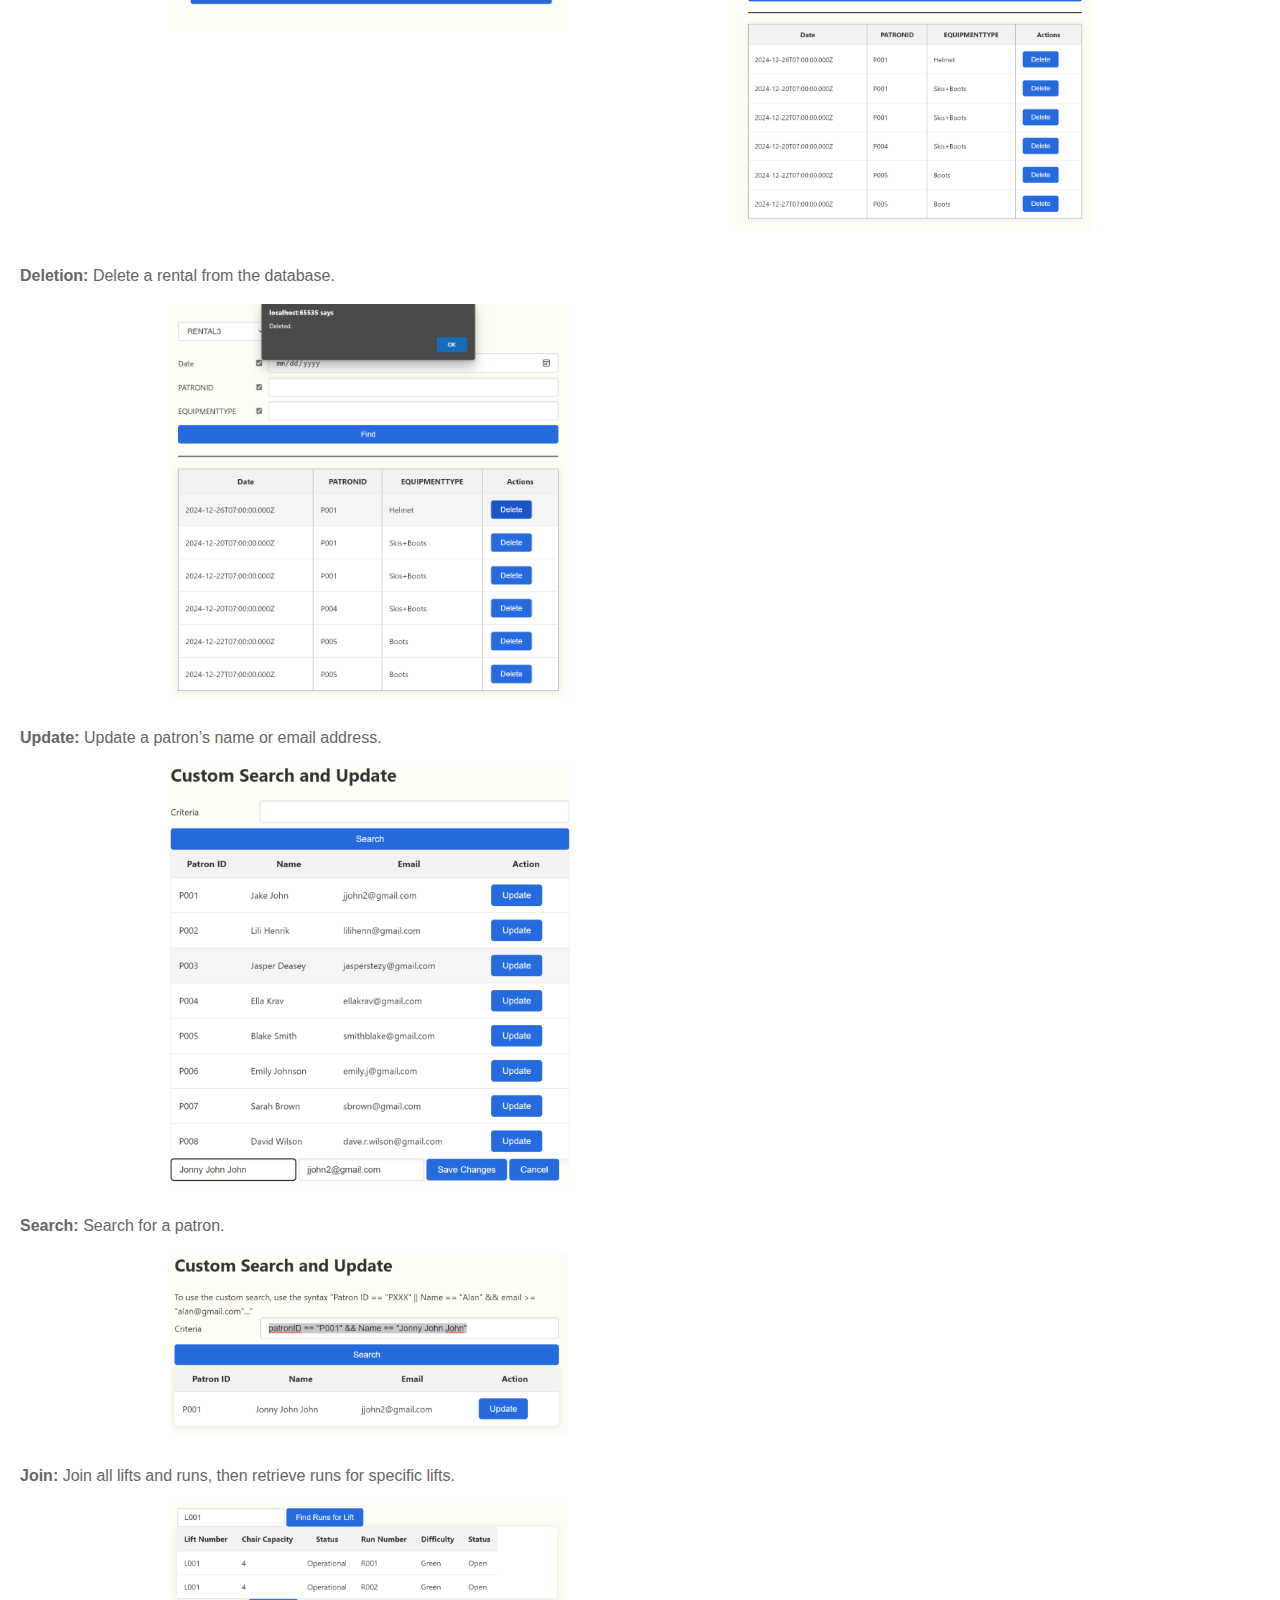
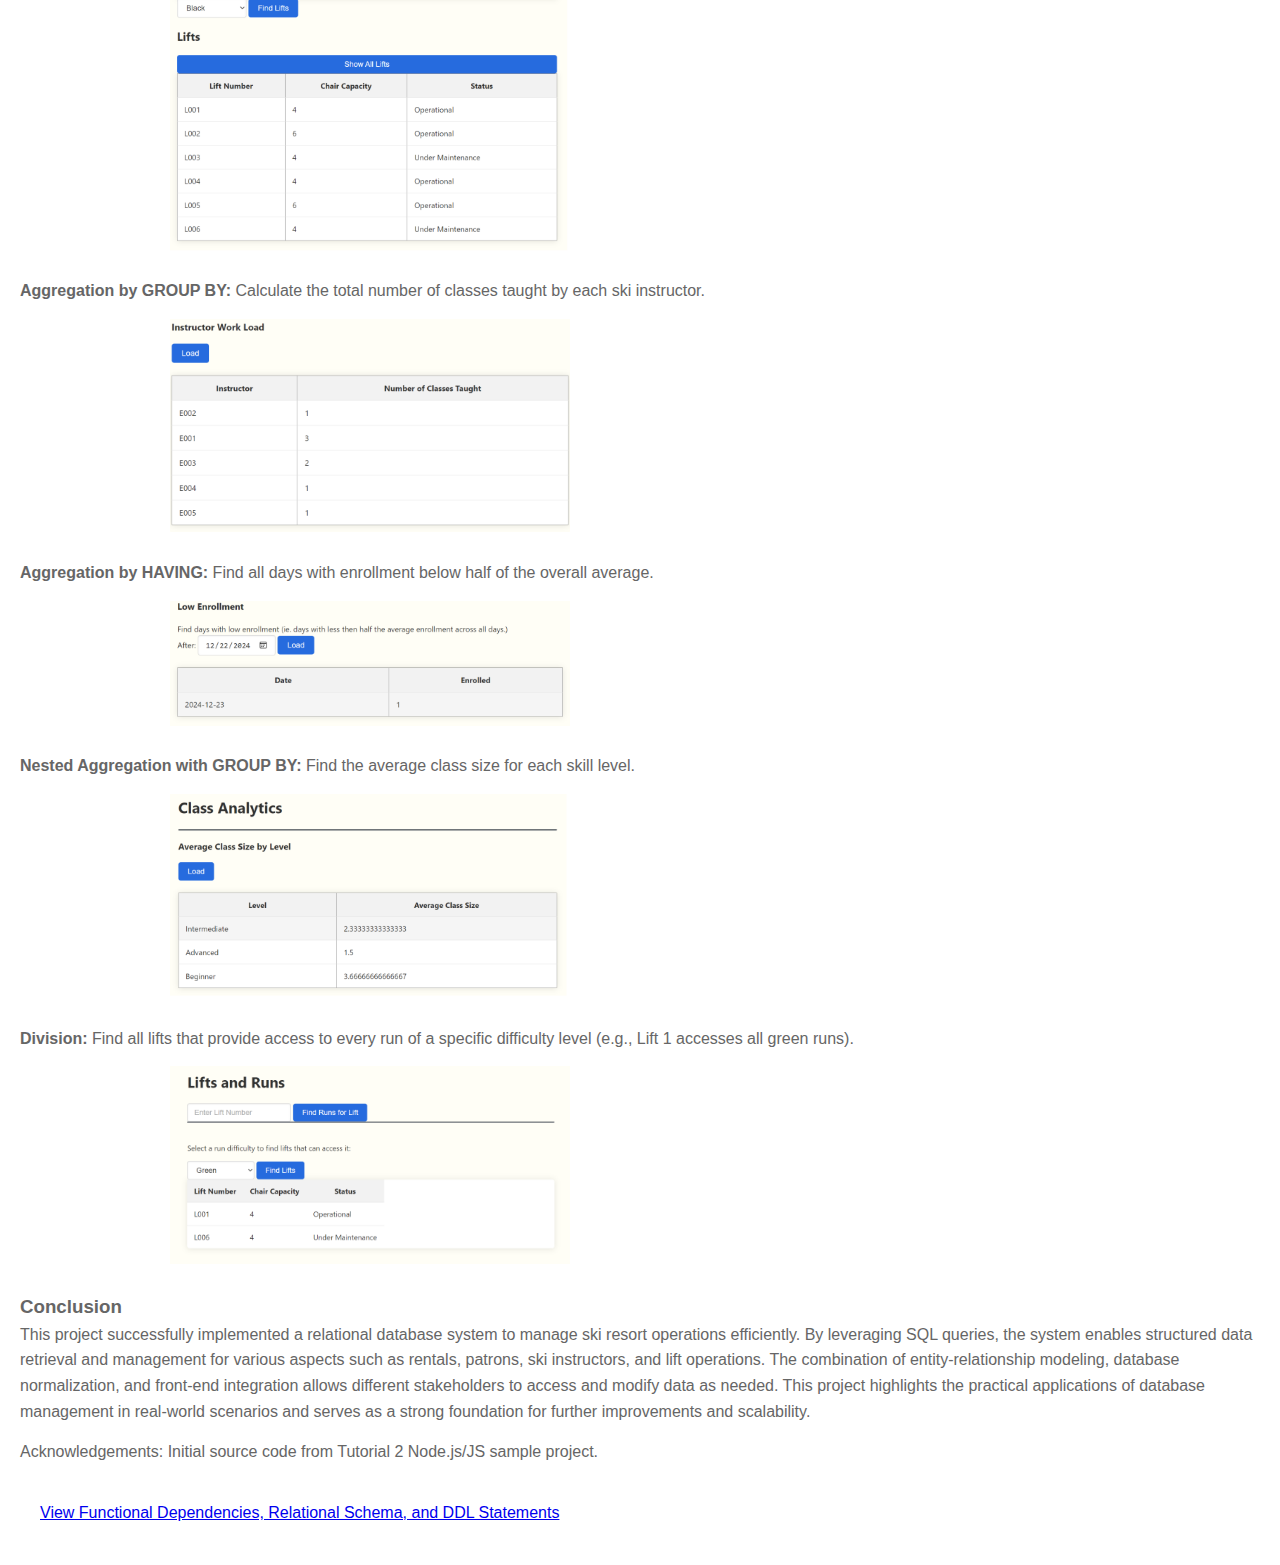
<file: project3.html>
<!DOCTYPE html>
<html lang="en">
<head>
  <meta charset="UTF-8">
  <meta name="viewport" content="width=device-width, initial-scale=1.0">
  <title>Project 3: Ski Resort Database</title>
  <link rel="stylesheet" href="style_p.css">
  <link rel="stylesheet" href="https://cdnjs.cloudflare.com/ajax/libs/font-awesome/5.15.4/css/all.min.css" crossorigin="anonymous" />
</head>
<body>
  <nav class="navbar">
    <div class="navbar__container">
      <a href="index.html" id="navbar__logo">
        <i class="fas fa-cubes fa-lg"></i> 
        Riley McNair
      </a>
      <div class="navbar__toggle" id="mobile-menu">
        <span class="bar"></span>
        <span class="bar"></span>
        <span class="bar"></span>
      </div>
      <ul class="navbar__menu">
        <li class="navbar__item">
          <a href="index.html" class="navbar__links">Home</a>
        </li>
        <li class="navbar__item">
          <a href="aboutme.html" class="navbar__links">About Me</a>
        </li>
      </ul>
    </div>
  </nav>

  <!-- Title Section -->
  <div class="project-title">
    <h1>Relational Database: Ski Resort</h1>
  </div>

  <!-- Content Section -->
  <div class="project-content">
    <!-- Intro -->
    <p><h3>Project Overview</h3></p>
    <p>This project was developed as part of the CPSC Relational Database course at UBC to design a relational database system that efficiently manages various aspects of a ski resort. </p>
    <p><h3>Project Description</h3></p>
    <p>Ski resort management involves handling guest information, equipment rentals, lift ticket sales, ski lessons, dining services, and 
        ski infrastructure. The goal of this database is to optimize resort operations and provide structured, accessible data for different 
        stakeholders, including ski instructors, management, and maintenance teams. </p>
    <p>The project began with an ER diagram, where key entities were identified, relationships between tables were established, and 
        functional dependencies were defined to normalize the database. After the initial database design, a Relational Schema was developed 
        to define cardinality relationships, ISA hierarchies, and weak entities.</p>    
    <p>The relational schema was implemented using DDL (Data Definition Language) CREATE TABLE statements, and INSERT statements were used 
        to populate the database. Those statements can be found in a PDF at the bottom of this page. Once the database structure was 
        finalized, SQL queries were written to retrieve specific details. Finally, a frontend user interface was developed to allow resort 
        staff to interact with the system and manage operations defined by the queries. </p>

    <!-- ER Diagram -->   
    <p> The following image is the ER diagram that the project follows: </p>
    <div class="image-container">
        <img src="images/ER_diagram.png" alt="ER Diagram" style="width: 400px; height: auto;">
    </div>
    <p><h3>Key Functionalities</h3></p>
    <p>- Patron & Ski Instructor Management: Tracks guest details, ski lesson enrollments, and instructor availability. </p>
    <p>- Lift & Run Status Tracking: Enables efficient scheduling of maintenance and lift/runs tracking.</p>
    <p>- Class Scheduling & Reservations: Helps instructors plan and monitor ski classes.</p>    
    <p>- Lift Ticket & Restaurant Integration: Offers a way to manage season passes, day tickets, and restaurant discounts.</p>    
    <p>- Data Analytics: Supports queries like aggregations, joins, and projections to extract insights for resort decision-making.</p> 
    
    <!-- Queries -->
    <h3>Queries</h3>
    <p>The following images demonstrate various queries implemented in the database and their functionality.</p>

    <p><strong>Insert:</strong> Insert a new rental into the database.</p>
    <div class="image-row">
        <div class="image-container_xs">
            <img src="images/Insert_D.png" alt="Add Rental">
        </div>
        <div class="image-container_xs">
            <img src="images/insert_a.png" alt="Add Rental">
        </div>
    </div>

    <p><strong>Deletion:</strong> Delete a rental from the database.</p>
    <div class="image-container_xs">
        <img src="images/delete_d.png" alt="Delete Rental" style="width: 400px; height: auto;">
    </div>

    <p><strong>Update:</strong> Update a patron’s name or email address.</p>
    <div class="image-container_xs">
        <img src="images/update_d.png" alt="Update Patron" style="width: 400px; height: auto;">
    </div>

    <p><strong>Search:</strong> Search for a patron.</p>
    <div class="image-container_xs">
        <img src="images/search_d.png" alt="Search Patron" style="width: 400px; height: auto;">
    </div>

    <p><strong>Join:</strong> Join all lifts and runs, then retrieve runs for specific lifts.</p>
    <div class="image-container_xs">
        <img src="images/join_d.png" alt="Join Query" style="width: 400px; height: auto;">
    </div>

    <p><strong>Aggregation by GROUP BY:</strong> Calculate the total number of classes taught by each ski instructor.</p>
    <div class="image-container_xs">
        <img src="images/agg_gb_d.png" alt="Aggregation Query" style="width: 400px; height: auto;">
    </div>

    <p><strong>Aggregation by HAVING:</strong> Find all days with enrollment below half of the overall average.</p>
    <div class="image-container_xs">
        <img src="images/agg_having_d.png" alt="Aggregation with HAVING" style="width: 400px; height: auto;">
    </div>

    <p><strong>Nested Aggregation with GROUP BY:</strong> Find the average class size for each skill level.</p>
    <div class="image-container_xs">
        <img src="images/nested.png" alt="Nested Aggregation" style="width: 400px; height: auto;">
    </div>

    <p><strong>Division:</strong> Find all lifts that provide access to every run of a specific difficulty level (e.g., Lift 1 accesses all green runs).</p>
    <div class="image-container_xs">
        <img src="images/division_d.png" alt="Division Query" style="width: 400px; height: auto;">
    </div>

    <h3>Conclusion</h3>
    <p>This project successfully implemented a relational database system to manage ski resort operations efficiently. 
    By leveraging SQL queries, the system enables structured data retrieval and management for various aspects such as rentals, patrons, ski instructors, and lift operations.
    The combination of entity-relationship modeling, database normalization, and front-end integration allows different stakeholders to access and modify data as needed.
    This project highlights the practical applications of database management in real-world scenarios and serves as a strong foundation for further improvements and scalability.</p>

    <p>Acknowledgements: Initial source code from Tutorial 2 Node.js/JS sample project.</p>

    <div class="project-content">
        <a href="https://rpmcnair.github.io/Website/pdf/rs.pdf" target="_blank">View Functional Dependencies, Relational Schema, and DDL Statements</a>
    </div>

  </div>

  <script src="app.js"></script>
</body>
</html>
</file>
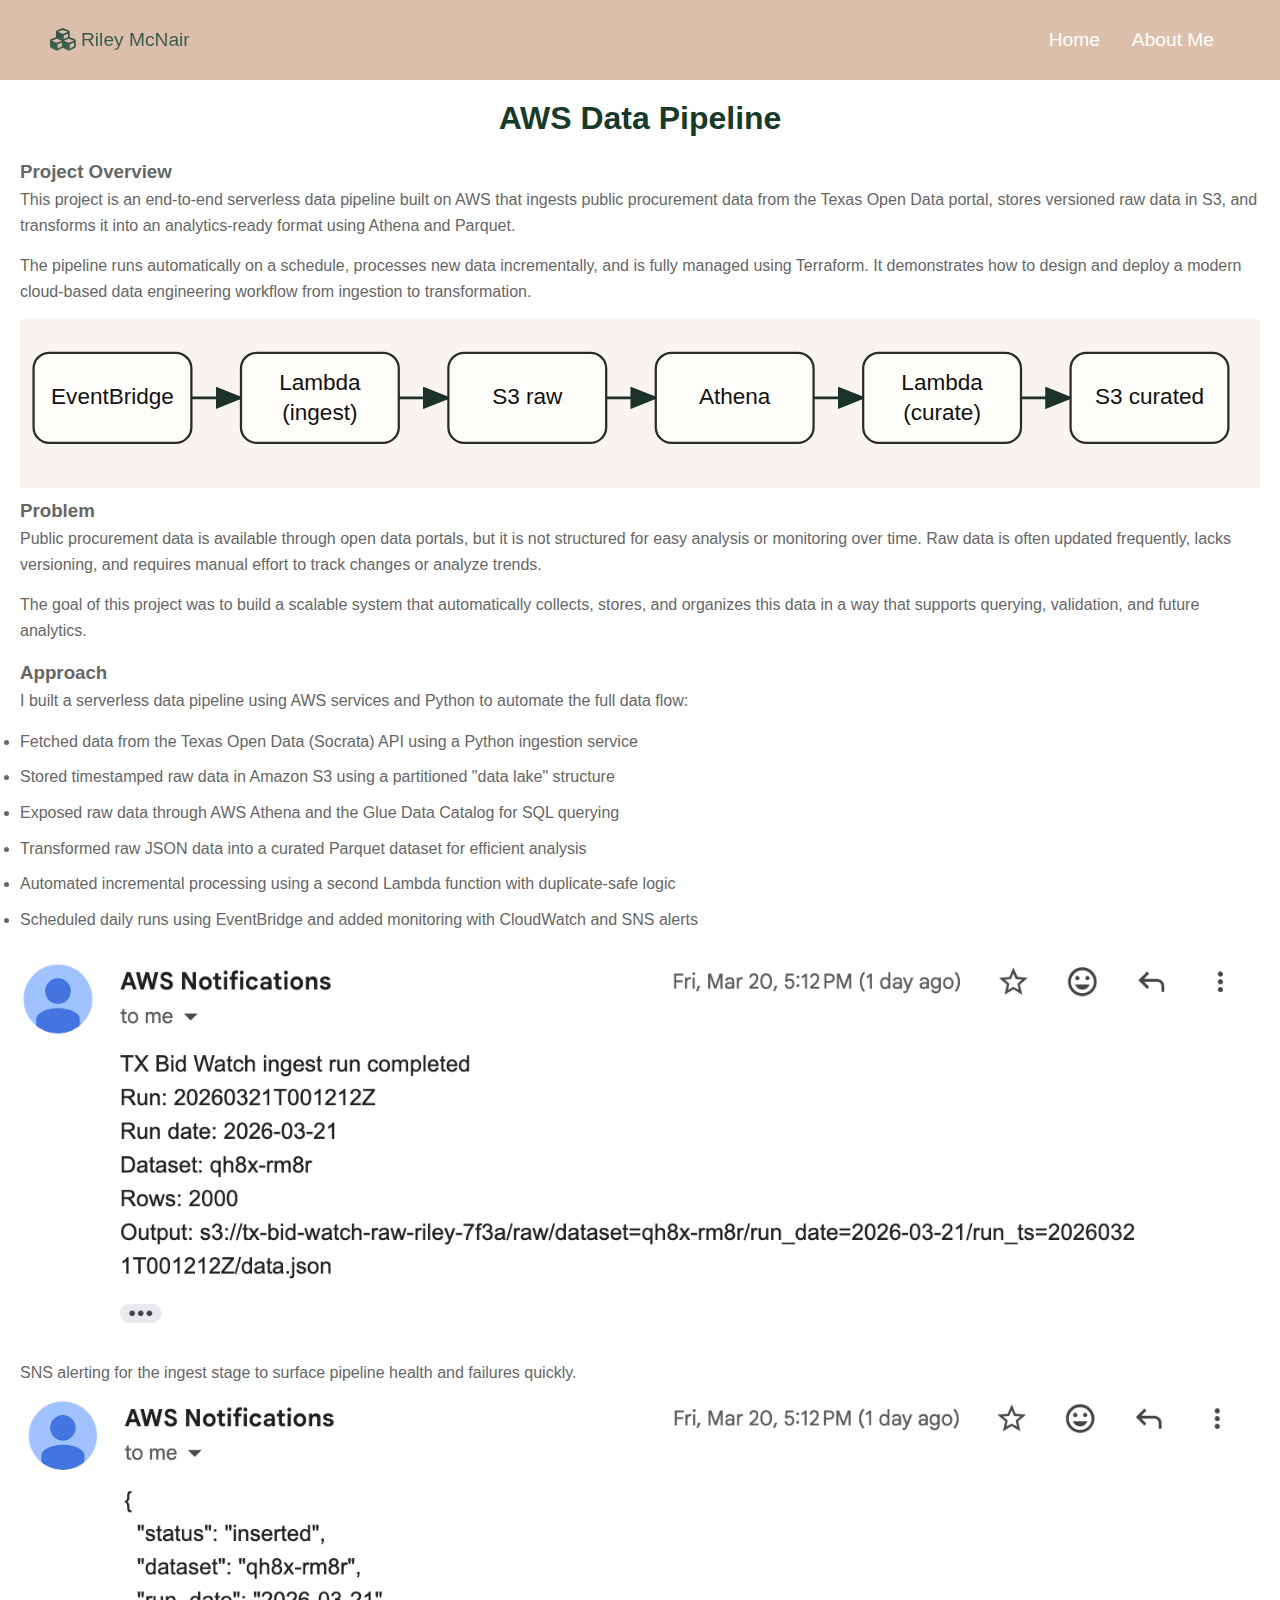
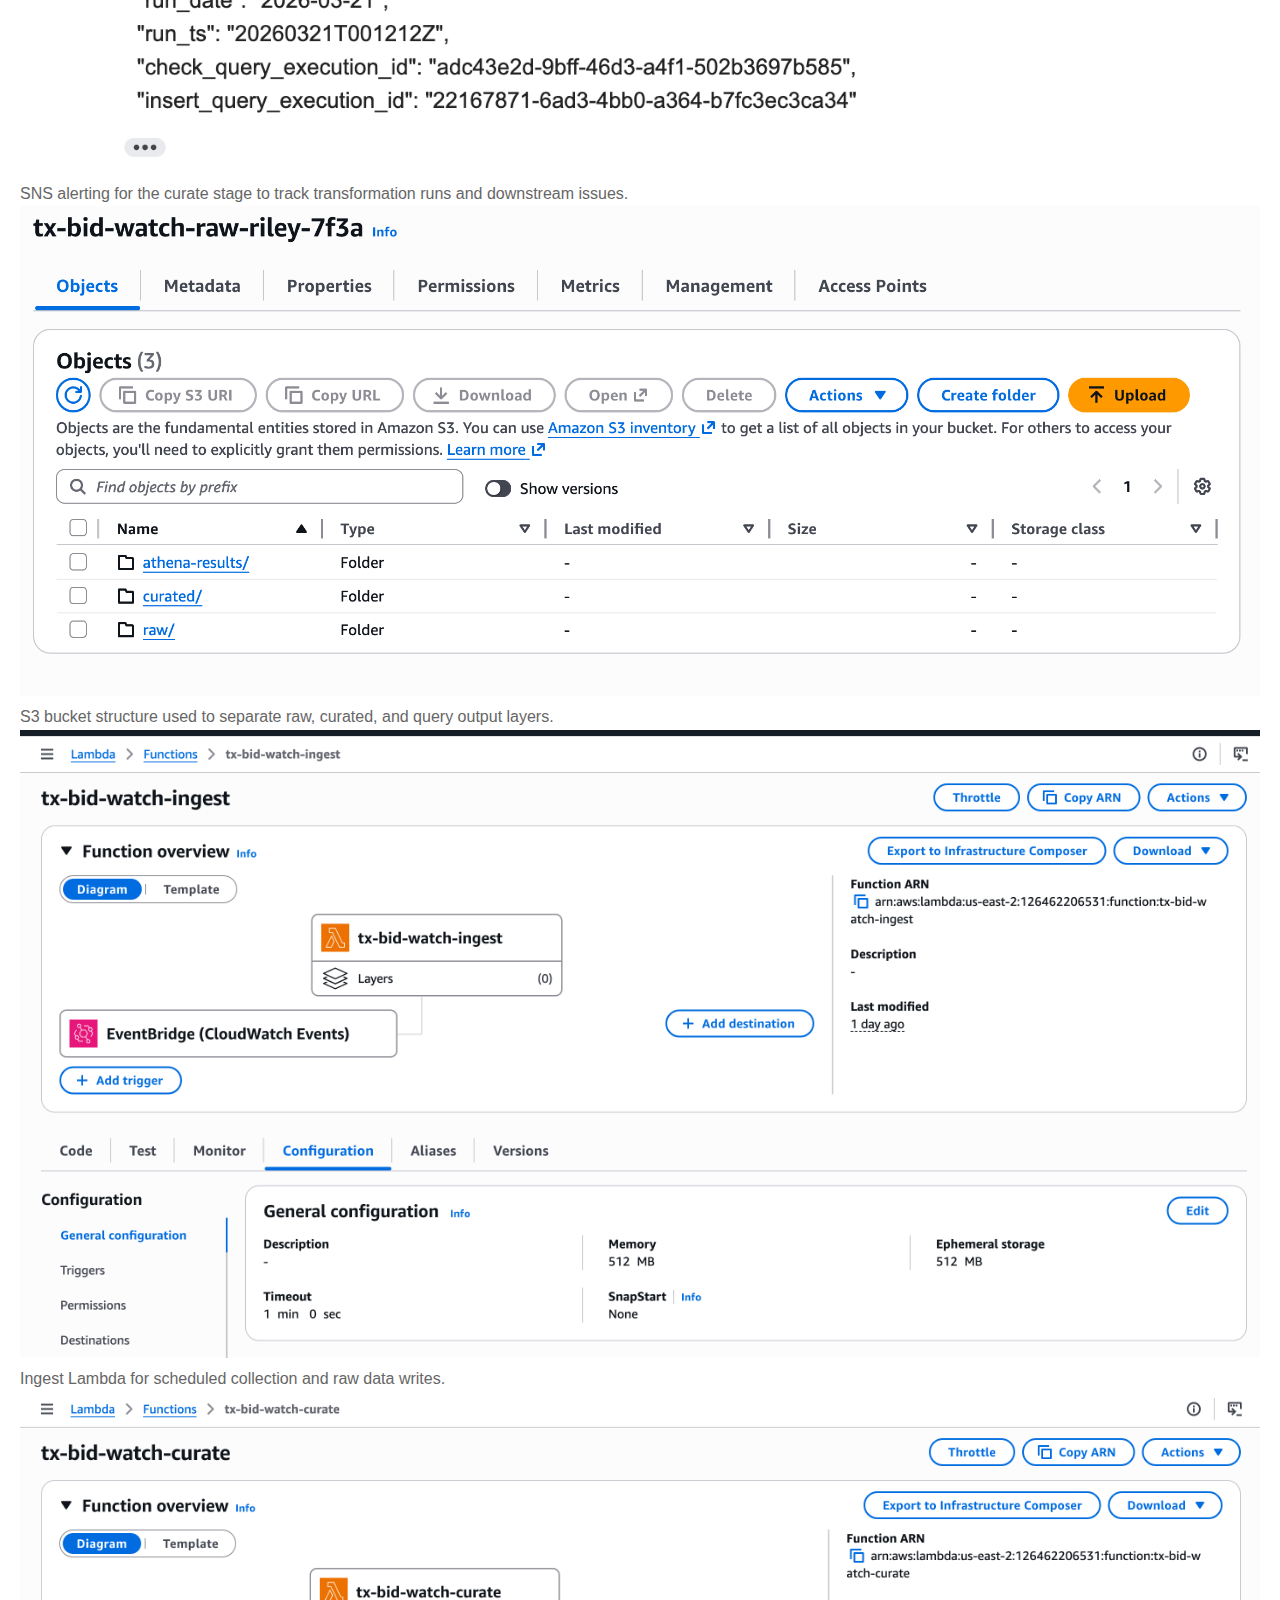
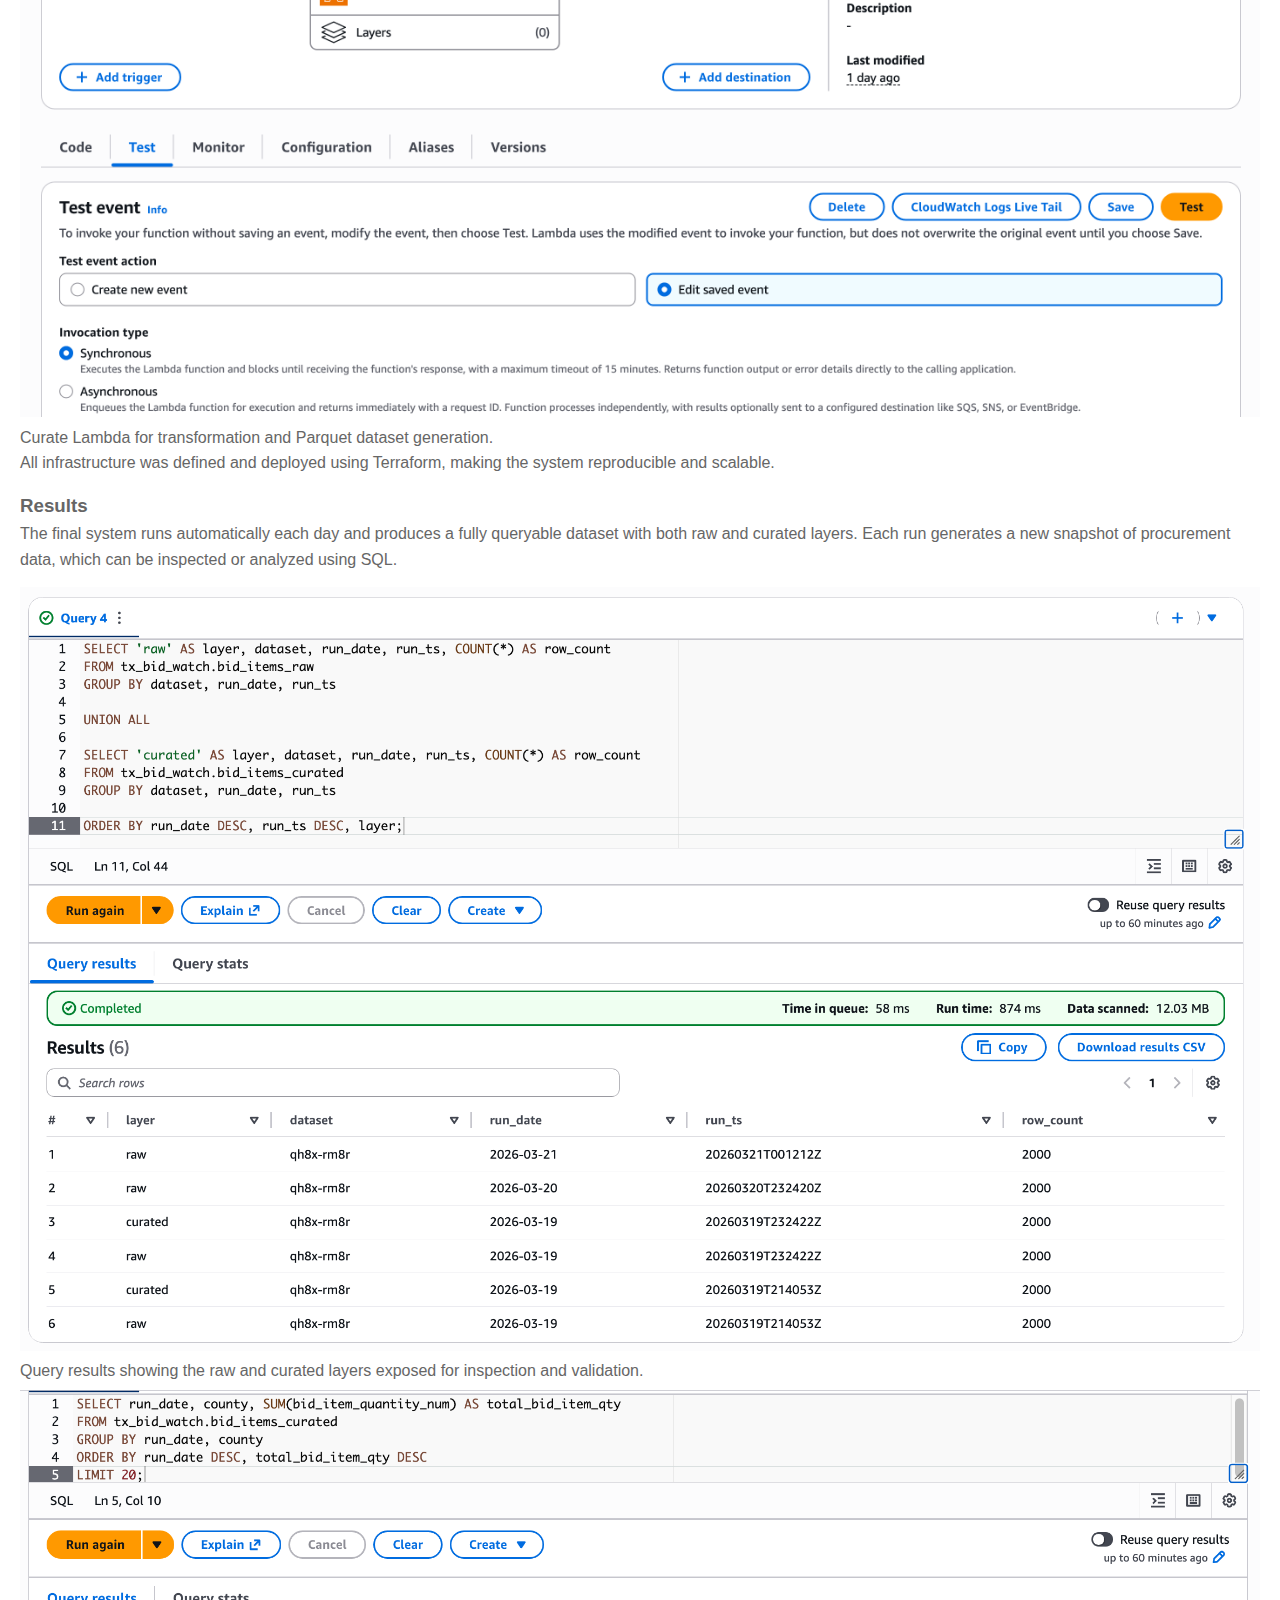
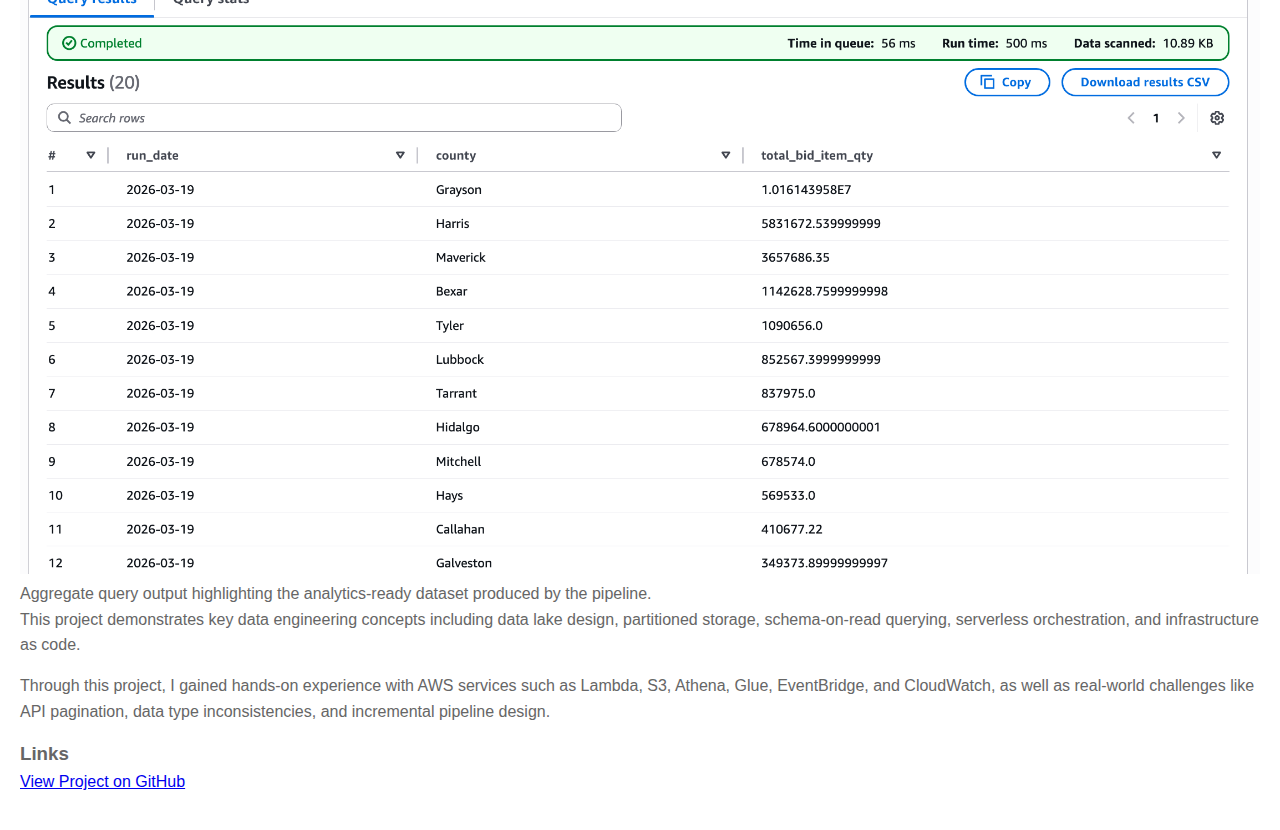
<file: project4.html>
<!DOCTYPE html>
<html lang="en">
<head>
    <meta charset="UTF-8">
    <meta name="viewport" content="width=device-width, initial-scale=1.0">
    <title>Project 4: AWS Pipeline</title>
    <link rel="stylesheet" href="style_p.css">
    <link rel="stylesheet" href="https://cdnjs.cloudflare.com/ajax/libs/font-awesome/5.15.4/css/all.min.css" crossorigin="anonymous">
</head>
<body>
    <nav class="navbar">
        <div class="navbar__container">
            <a href="https://rpmcnair.github.io/Website/" id="navbar__logo">
                <i class="fas fa-cubes fa-lg"></i>
                Riley McNair
            </a>
            <div class="navbar__toggle" id="mobile-menu" aria-label="Toggle navigation" aria-expanded="false">
                <span class="bar"></span>
                <span class="bar"></span>
                <span class="bar"></span>
            </div>
            <ul class="navbar__menu">
                <li class="navbar__item">
                    <a href="https://rpmcnair.github.io/Website/" class="navbar__links">Home</a>
                </li>
                <li class="navbar__item">
                    <a href="https://rpmcnair.github.io/Website/aboutme.html" class="navbar__links">About Me</a>
                </li>
            </ul>
        </div>
    </nav>

    <div class="project-title">
        <h1>AWS Data Pipeline</h1>
    </div>

    <div class="project-content">
        <h3>Project Overview</h3>
        <p>
            This project is an end-to-end serverless data pipeline built on AWS that ingests public procurement data from the Texas Open Data portal, stores versioned raw data in S3, and transforms it into an analytics-ready format using Athena and Parquet.
            </p>

            <p>
            The pipeline runs automatically on a schedule, processes new data incrementally, and is fully managed using Terraform. It demonstrates how to design and deploy a modern cloud-based data engineering workflow from ingestion to transformation.
        </p>

        <img src="images/project4_pipeline.svg" alt="AWS data pipeline from EventBridge to curated S3 data">

        <h3>Problem</h3>
        <p>
        Public procurement data is available through open data portals, but it is not structured for easy analysis or monitoring over time. Raw data is often updated frequently, lacks versioning, and requires manual effort to track changes or analyze trends.
        </p>

        <p>
        The goal of this project was to build a scalable system that automatically collects, stores, and organizes this data in a way that supports querying, validation, and future analytics.
        </p>

        <h3>Approach</h3>
        <p>
        I built a serverless data pipeline using AWS services and Python to automate the full data flow:
        </p>

        <ul>
            <li>Fetched data from the Texas Open Data (Socrata) API using a Python ingestion service</li>
            <li>Stored timestamped raw data in Amazon S3 using a partitioned "data lake" structure</li>
            <li>Exposed raw data through AWS Athena and the Glue Data Catalog for SQL querying</li>
            <li>Transformed raw JSON data into a curated Parquet dataset for efficient analysis</li>
            <li>Automated incremental processing using a second Lambda function with duplicate-safe logic</li>
            <li>Scheduled daily runs using EventBridge and added monitoring with CloudWatch and SNS alerts</li>
        </ul>

        <div class="project-showcase__grid">
            <figure class="project-showcase__card">
                <img src="images/project4_snsingest.png" alt="SNS alert notification for the ingest pipeline">
                <figcaption>SNS alerting for the ingest stage to surface pipeline health and failures quickly.</figcaption>
            </figure>

            <figure class="project-showcase__card">
                <img src="images/project4_snscurate.png" alt="SNS alert notification for the curate pipeline">
                <figcaption>SNS alerting for the curate stage to track transformation runs and downstream issues.</figcaption>
            </figure>
        </div>

        <div class="project-showcase">
            <figure class="project-showcase__feature">
                <img src="images/project4_bucketstructure.png" alt="S3 bucket structure showing raw, curated, and Athena results folders">
                <figcaption>S3 bucket structure used to separate raw, curated, and query output layers.</figcaption>
            </figure>

            <div class="project-showcase__grid">
                <figure class="project-showcase__card">
                    <img src="images/project4_lambdafnc_ingest.png" alt="AWS Lambda dashboard for the ingest function">
                    <figcaption>Ingest Lambda for scheduled collection and raw data writes.</figcaption>
                </figure>

                <figure class="project-showcase__card">
                    <img src="images/project4_lambdafnc_curate.png" alt="AWS Lambda dashboard for the curate function">
                    <figcaption>Curate Lambda for transformation and Parquet dataset generation.</figcaption>
                </figure>
            </div>
        </div>

        <p>
        All infrastructure was defined and deployed using Terraform, making the system reproducible and scalable.
        </p>

        <h3>Results</h3>
        <p>
        The final system runs automatically each day and produces a fully queryable dataset with both raw and curated layers. Each run generates a new snapshot of procurement data, which can be inspected or analyzed using SQL.
        </p>

        <div class="project-showcase__grid">
            <figure class="project-showcase__card">
                <img src="images/project4_rawcurated_query.png" alt="Athena query results comparing raw and curated procurement data">
                <figcaption>Query results showing the raw and curated layers exposed for inspection and validation.</figcaption>
            </figure>

            <figure class="project-showcase__card">
                <img src="images/project4_ag_query.png" alt="Aggregated query results from the curated procurement dataset">
                <figcaption>Aggregate query output highlighting the analytics-ready dataset produced by the pipeline.</figcaption>
            </figure>
        </div>

        <p>
        This project demonstrates key data engineering concepts including data lake design, partitioned storage, schema-on-read querying, serverless orchestration, and infrastructure as code.
        </p>

        <p>
        Through this project, I gained hands-on experience with AWS services such as Lambda, S3, Athena, Glue, EventBridge, and CloudWatch, as well as real-world challenges like API pagination, data type inconsistencies, and incremental pipeline design.
        </p>

        <h3>Links</h3>
        <p>
        <a href="https://github.com/rpmcnair/tx_bid_watch" target="_blank">
            View Project on GitHub
        </a>
        </p>
    </div>

    <script src="app.js"></script>
</body>
</html>
</file>
<file: style_2.css>
/* LayOut */
.wrapper {
    display: flex;
    flex-direction: column;
    min-height: 100vh; /* Ensures the wrapper fills the full screen */
    width: 100%;
}

/* Ensure Full-Screen Width and Height */
html, body {
    height: 100%;
    width: 100%;
    margin: 0;
    padding: 0;
    background-color: #E5C7B1; /* Match background color */
    font-family: 'Kumbh Sans', sans-serif;
}

/* NavBar */
.navbar{
    background: #dcbfaa;
    height: 80px;
    display: flex;
    justify-content: center;
    align-items: center;
    font-size: 1.2rem;
    position: sticky;
    top: 0;
    z-index: 999;
} 

.navbar__container {
    display: flex;
    justify-content: space-between;
    height: 80px;
    z-index: 1;
    width: 100%;
    max-width: 1300px;
    margin: 0 auto;
    padding: 0 50px;
}

#navbar__logo{
    background-color: #CB6B4D;
    background-image: linear-gradient(to top, #5A7969 0%, #173A2B 100%);
    background-size: 100%;
    -webkit-background-clip: text;
    -moz-background-clip: text;
    -webkit-text-fill-color: transparent;
    -moz-text-fill-color: transparent;
    display: flex;
    align-items: center;
    cursor: pointer;
    text-decoration: none;
    font-size: 2 rem;
}

.fa-gem{
    margin-right: 0.5rem;
}

.navbar__menu{
    display: flex;
    align-items: center;
    list-style: none;
    text-align: center;
}

.navbar__links:hover{
    color: #CB6B4D;
    transition: all 0.3s ease;
}

.navbar__item{
    height: 80px;
}

#navbar__logo {
    display: flex;
    align-items: center; 
}

#navbar__logo i {
    margin-right: 5px; 
} 

.navbar__links{
    color: #fff;
    display: flex;
    align-items: center;
    justify-content: center;
    padding: 0 1rem;
    height: 100%;
    text-decoration: none;
}

.navbar__btn{
    display: flex;
    justify-content: center;
    align-items: center;
    padding: 0 1rem;
    width: 100%;
}

/* Main Content */
.main {
    flex: 1;
    display: flex;
    flex-direction: column;
    align-items: center;
    justify-content: center; /* Centers everything */
    padding: 40px 0;
    background-color: #E5C7B1;
    width: 100%;
}

/* Title */
.main__title {
    font-size: 3rem;
    color: #173A2B;
    text-align: left;
    position: absolute;
    top: 100px;  /* Places it below navbar */
    left: 50px; /* Moves it to the right */
    margin: 0;
    padding: 0;
}

/* Buttons */
.button-container {
    display: flex;
    flex-direction: column; /* Makes it a vertical list */
    align-items: flex-start; /* Centers the buttons */
    gap: 60px; /* Adds spacing between buttons */
    width: 100%;
    margin-top: 10px; /* Moves the buttons closer to the title */
    padding-left: 25%;
}

.main__btn {
    padding: 25px 50px; /* Increased padding for a longer button */
    font-size: 1.2rem;
    max-width: 700px; /* Increases the width */
    height: 80px; /* Set a fixed height for longer buttons */
    width: 100%;
    background: #CB6B4D;
    color: white;
    border: none;
    border-radius: 8px;
    cursor: pointer;
    text-align: center;
}

.main__btn a {
    color: white;
    text-decoration: none;
    display: block;
    width: 100%;
    height: 100%;
}

.main__btn:hover {
    background: #BB885E;
    transition: all 0.3s ease;
}

/* Footer */
.footer__container {
    background-color: #dcbfaa;
    padding: 1rem 0;
    display: flex;
    flex-direction: column;
    align-items: flex-end; 
    width: 100%;
}

.footer__link--items {
    margin-right: 150px;
    font-size: 1rem;
    color: #173A2B;
}

/* Mobile Responsiveness */
@media screen and (max-width: 768px) {
    .button-container {
        grid-template-columns: repeat(1, minmax(250px, 1fr)); /* Switch to 1-column layout */
        width: 90%;
    }

    .main__title {
        text-align: center; /* Center title on mobile */
        font-size: 2rem;
    }
}
</file>
<file: style_p.css>
*{
    box-sizing: border-box;
    margin: 0;
    padding: 0;
    font-family: 'Kumbh Sans', sans-serif;
}

body {
    background-color: #fff; 
}

.navbar{
    background: #dcbfaa;
    height: 80px;
    display: flex;
    justify-content: center;
    align-items: center;
    font-size: 1.2rem;
    position: sticky;
    top: 0;
    z-index: 999;
} 

.navbar__container {
    display: flex;
    justify-content: space-between;
    height: 80px;
    z-index: 1;
    width: 100%;
    max-width: 1300px;
    margin: 0 auto;
    padding: 0 50px;
}

#navbar__logo{
    background-color: #CB6B4D;
    background-image: linear-gradient(to top, #5A7969 0%, #173A2B 100%);
    background-size: 100%;
    -webkit-background-clip: text;
    -moz-background-clip: text;
    -webkit-text-fill-color: transparent;
    -moz-text-fill-color: transparent;
    display: flex;
    align-items: center;
    cursor: pointer;
    text-decoration: none;
    font-size: 2 rem;
}

.fa-gem{
    margin-right: 0.5rem;
}

.navbar__menu{
    display: flex;
    align-items: center;
    list-style: none;
    text-align: center;
}

.navbar__links:hover{
    color: #CB6B4D;
    transition: all 0.3s ease;
}

.navbar__item{
    height: 80px;
}

#navbar__logo {
    display: flex;
    align-items: center; 
}

#navbar__logo i {
    margin-right: 5px; 
} 

.navbar__links{
    color: #fff;
    display: flex;
    align-items: center;
    justify-content: center;
    padding: 0 1rem;
    height: 100%;
    text-decoration: none;
}

.navbar__btn{
    display: flex;
    justify-content: center;
    align-items: center;
    padding: 0 1rem;
    width: 100%;
}


.project-title h1 {
    font-size: 2rem;
    color: #173A2B; 
    text-align: center;
    margin-top: 20px;
}

.project-content {
    padding: 20px;
    font-size: 1rem;
    line-height: 1.6;
    color: #666; 
}

.project-content p {
    margin-bottom: 15px; 
}

.project-content ol {
    padding-left: 20px; 
}

.project-content li {
    margin-bottom: 10px; 
}

.project-content img {
    width: 100%; 
    height: auto;
}

.image-container {
    display: flex;
    flex-wrap: wrap;
    justify-content: space-between;
}

.image-container img {
    flex: 1 1 auto; 
    max-width: 50%; 
    height: auto; 
    margin: 5px; 
    margin-bottom: 100px; 
}

.image-container_xs {
    text-align: left;  /* Aligns the image to the left */
    margin-left: 50px;  /* Moves the container to the left */
}

.image-container_xs img {
    width: 100%;
    object-fit: cover;
    margin-bottom: 20px; /* Adds space below the image */
    margin-left: 100px;
}

.image-container_xs:first-child img {
    width: auto;
    height: 150px; /* Set specific height */
}

.image-container_xs:last-child img {
    width: auto;
    height: 350px; /* Different height */
}


.image-row {
    display: flex;  /* Puts images in a row */
    justify-content: flex-start;  /* Aligns them to the left */
    gap: 10px;  /* Adjusts spacing between images */
    margin-bottom: 5px; /* Reduces bottom margin */
}

.nested {
    margin-left: 40px; 
  }

.courses-container {
    display: flex;
    align-items: flex-start; 
    justify-content: center; 
    gap: 10px; 
}

.courses-list {
    flex: 1; 
    max-width: 60%; 
}

.courses-image {
    flex: 1; 
    max-width: 40%; 
}

.courses-image img {
    width: 250px; 
    height: auto; 
}

.footer__container{
    background-color: #f9f4f3;
    padding: 2rem 0;
    display: flex;
    flex-direction: column;
    align-items: flex-end; 
}

.footer__link--items{
    margin-right: 150px;
    font-size: 1rem;
    color: #173A2B;
}

.courses-image img {
    width: 300px;  
    height: auto; 
}

@media screen and (max-width: 768px) {
    .project-content img {
        max-width: 300px; 
        width: auto; 
    }
}

@media screen and (max-width: 480px) {
    .project-content img {
        max-width: 200px; 
        width: auto; 
    }
}

@media screen and (max-width: 768px) {
    .image-container img {
        max-width: 100%; 
    }
}

@media screen and (max-width: 768px) {
    .image-container img,
    .courses-image img {  
        max-width: 100%;
        width: auto; 
    }
}

@media screen and (max-width: 480px) {
    .project-content img,
    .courses-image img { 
        max-width: 100%;
        width: auto; 
    }
}
</file>
